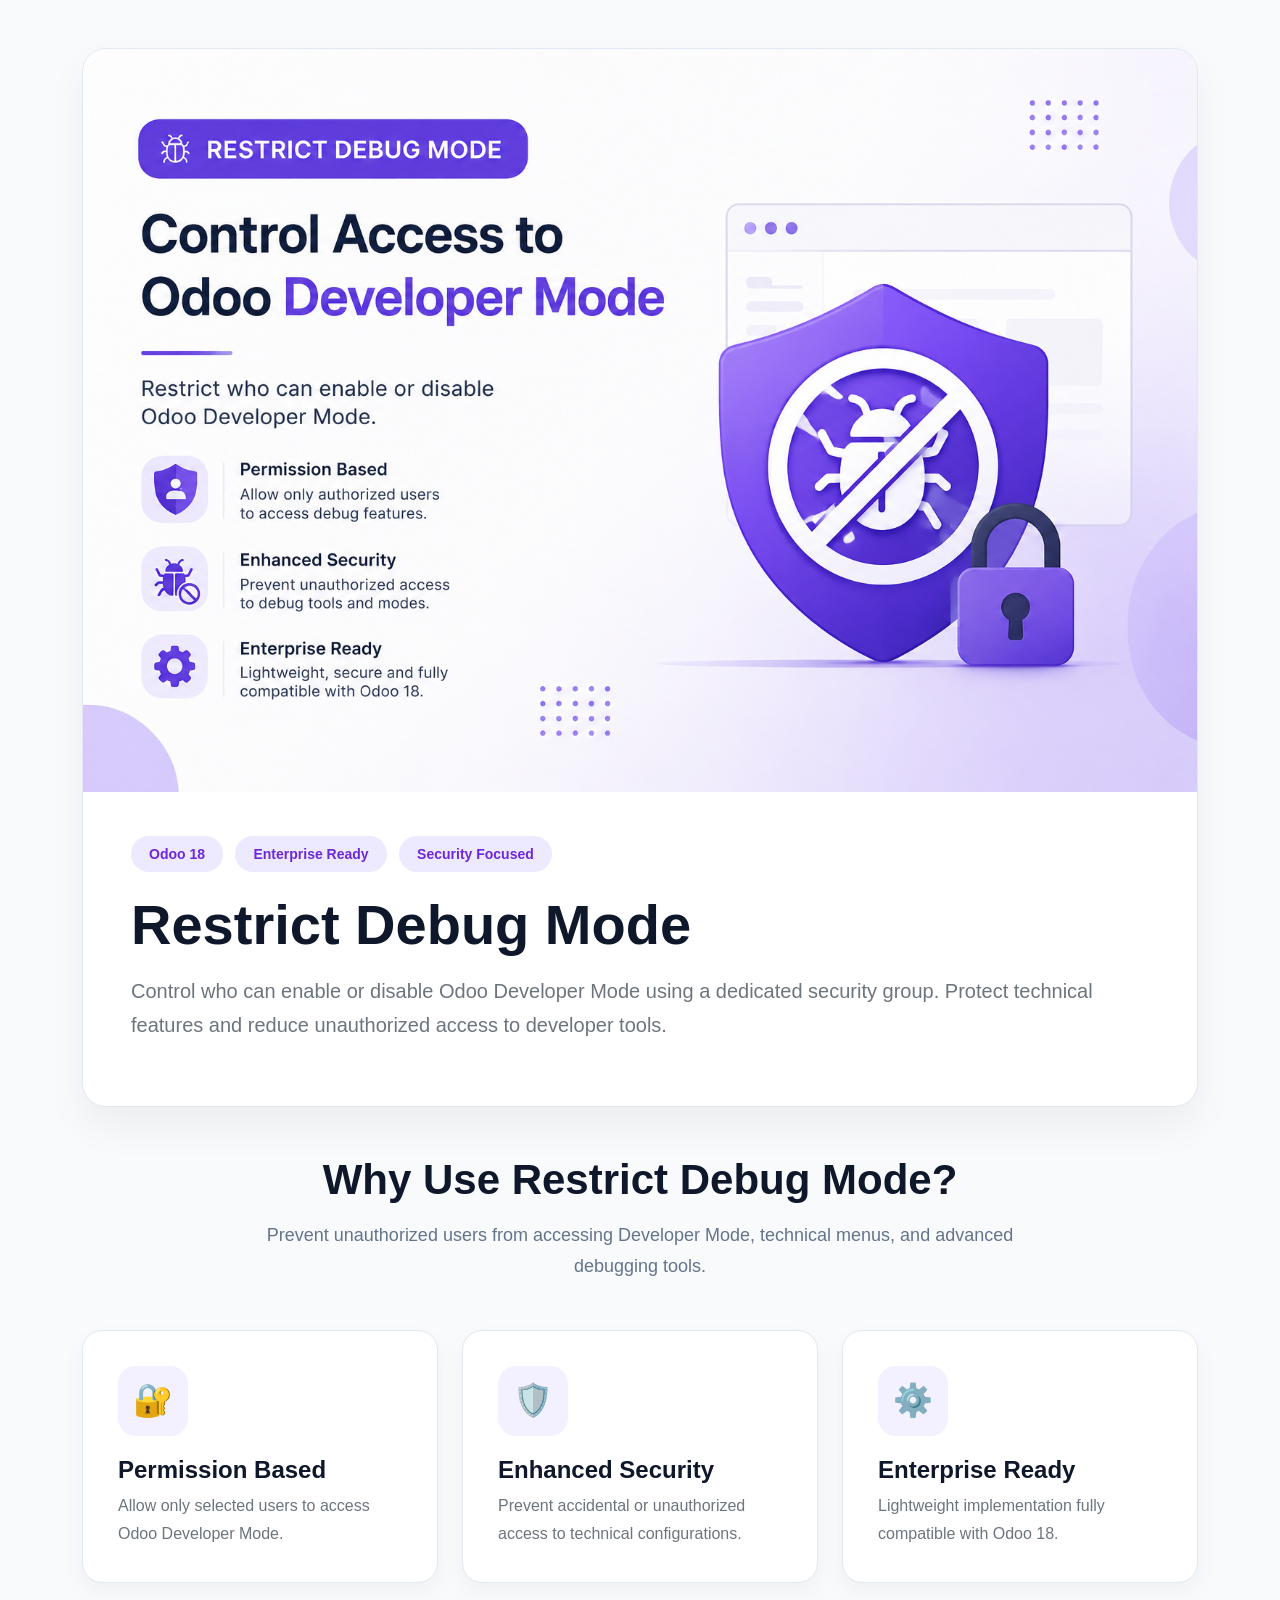
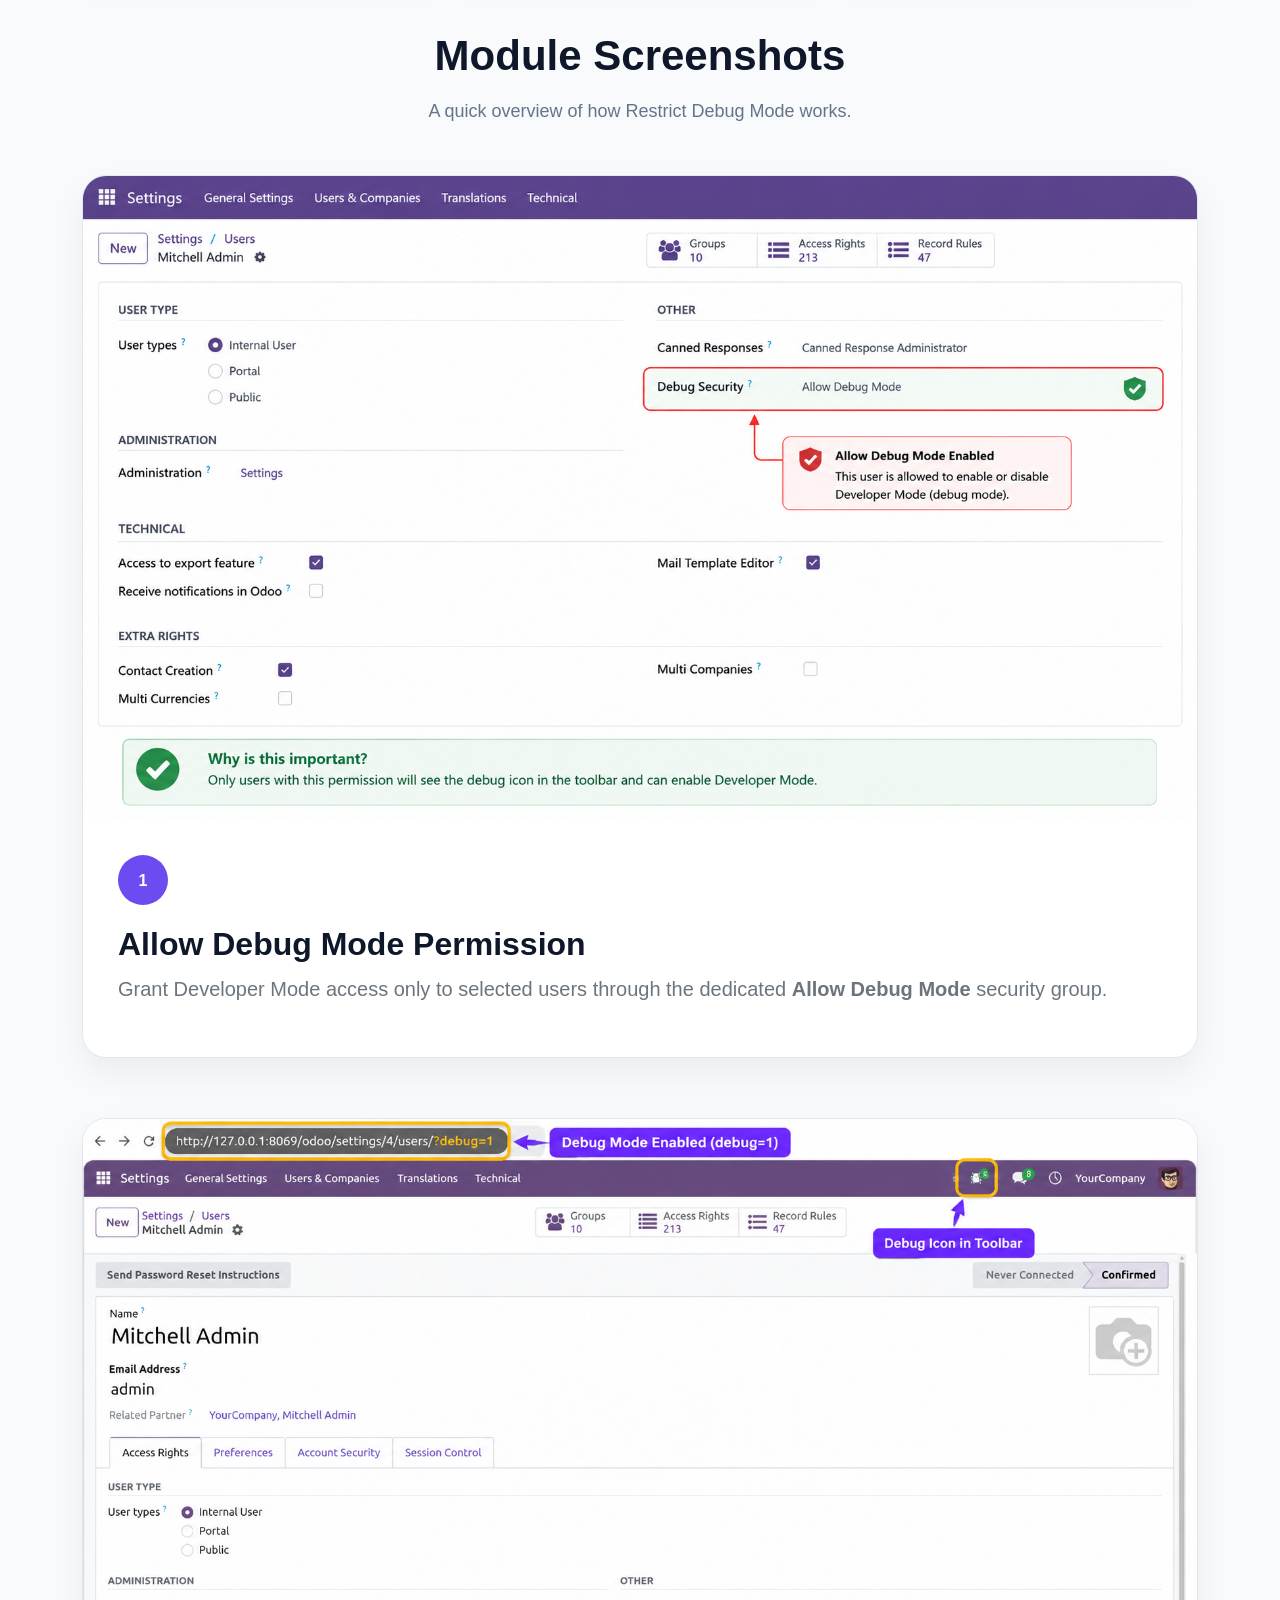
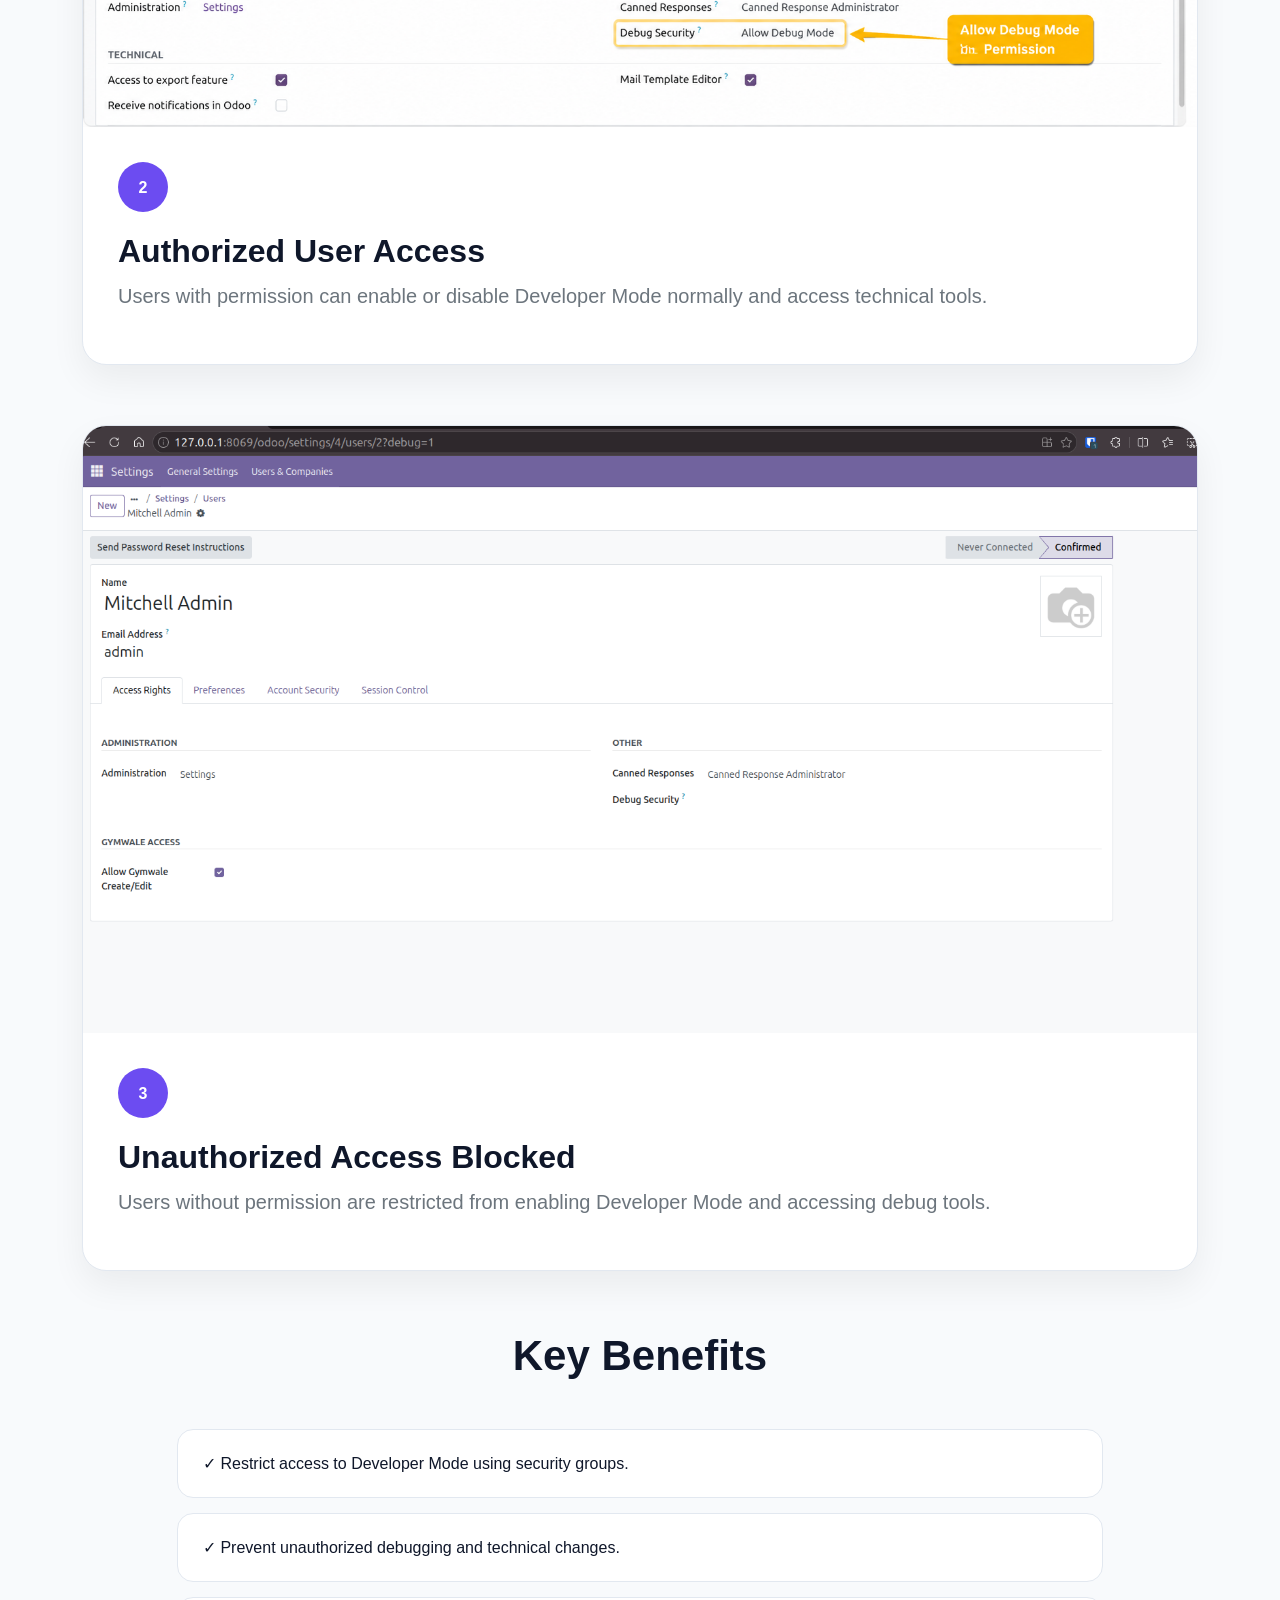
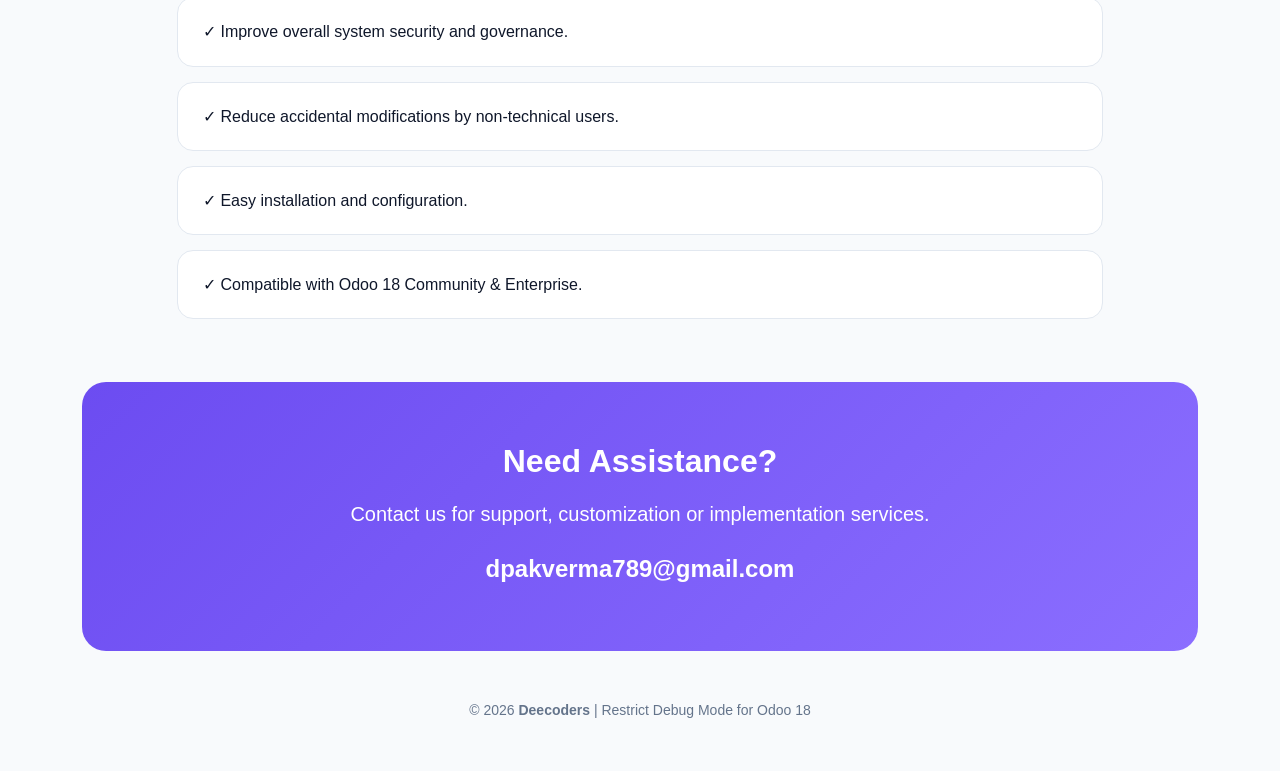
<file: debug_mode_security/static/description/index.html>
<!DOCTYPE html>
<html lang="en">
<head>
    <meta charset="UTF-8">
    <meta name="viewport" content="width=device-width, initial-scale=1.0">
    <title>Restrict Debug Mode</title>

    <link href="https://cdn.jsdelivr.net/npm/bootstrap@5.3.3/dist/css/bootstrap.min.css" rel="stylesheet">

    <style>

        body {
            font-family: Inter, Segoe UI, sans-serif;
            background: #f8fafc;
            color: #0f172a;
            line-height: 1.7;
        }

        .section-title {
            font-size: 42px;
            font-weight: 800;
            margin-bottom: 15px;
        }

        .section-subtitle {
            font-size: 18px;
            color: #64748b;
            max-width: 800px;
            margin: auto;
        }

        .hero {
            background: #ffffff;
            border-radius: 24px;
            overflow: hidden;
            border: 1px solid #e2e8f0;
            box-shadow: 0 20px 40px rgba(0, 0, 0, .05);
        }

        .badge-custom {
            background: #ede9fe;
            color: #6d28d9;
            padding: 10px 18px;
            border-radius: 50px;
            font-size: 14px;
            font-weight: 600;
            margin-right: 8px;
        }

        .feature-card {
            background: #fff;
            border-radius: 20px;
            padding: 35px;
            height: 100%;
            border: 1px solid #e2e8f0;
            box-shadow: 0 10px 25px rgba(0, 0, 0, .04);
            transition: .3s;
        }

        .feature-card:hover {
            transform: translateY(-5px);
        }

        .feature-icon {
            width: 70px;
            height: 70px;
            display: flex;
            align-items: center;
            justify-content: center;
            background: #f3f0ff;
            border-radius: 18px;
            font-size: 32px;
            margin-bottom: 20px;
        }

        .screenshot-block {
            background: #ffffff;
            border-radius: 24px;
            overflow: hidden;
            border: 1px solid #e2e8f0;
            box-shadow: 0 15px 35px rgba(0, 0, 0, .06);
            margin-bottom: 60px;
        }

        .screenshot-block img {
            width: 100%;
            display: block;
            transition: .4s;
        }

        .screenshot-block:hover img {
            transform: scale(1.01);
        }

        .screenshot-content {
            padding: 35px;
        }

        .screenshot-number {
            width: 50px;
            height: 50px;
            border-radius: 50%;
            background: #6c4cf1;
            color: #fff;
            display: flex;
            align-items: center;
            justify-content: center;
            font-weight: 700;
            margin-bottom: 20px;
        }

        .benefit-card {
            background: #fff;
            border-radius: 16px;
            padding: 20px 25px;
            margin-bottom: 15px;
            border: 1px solid #e2e8f0;
            font-weight: 500;
        }

        .support-box {
            background: linear-gradient(135deg, #6c4cf1, #8b6eff);
            color: white;
            padding: 60px;
            border-radius: 24px;
        }

        .support-box a {
            color: white;
            text-decoration: none;
            font-weight: 600;
        }

        .footer {
            color: #64748b;
            font-size: 14px;
        }

        .highlight {
            color: #6c4cf1;
        }

        @media (max-width: 768px) {

            .section-title {
                font-size: 32px;
            }

            .support-box {
                padding: 35px;
            }
        }
    </style>

</head>

<body>

<div class="container py-5">

    <!-- HERO -->

    <section class="hero mb-5">

        <img src="banner.png"
             class="img-fluid w-100"
             alt="Restrict Debug Mode Banner">

        <div class="p-5">

            <span class="badge-custom">Odoo 18</span>
            <span class="badge-custom">Enterprise Ready</span>
            <span class="badge-custom">Security Focused</span>

            <h1 class="display-4 fw-bold mt-4">
                Restrict Debug Mode
            </h1>

            <p class="lead text-secondary mt-3">
                Control who can enable or disable Odoo Developer Mode
                using a dedicated security group. Protect technical
                features and reduce unauthorized access to developer tools.
            </p>

        </div>

    </section>

    <!-- FEATURES -->

    <section class="mb-5">

        <div class="text-center mb-5">

            <h2 class="section-title">
                Why Use Restrict Debug Mode?
            </h2>

            <p class="section-subtitle">
                Prevent unauthorized users from accessing Developer Mode,
                technical menus, and advanced debugging tools.
            </p>

        </div>

        <div class="row g-4">

            <div class="col-lg-4">

                <div class="feature-card">

                    <div class="feature-icon">
                        🔐
                    </div>

                    <h4 class="fw-bold">
                        Permission Based
                    </h4>

                    <p class="text-secondary mb-0">
                        Allow only selected users to access
                        Odoo Developer Mode.
                    </p>

                </div>

            </div>

            <div class="col-lg-4">

                <div class="feature-card">

                    <div class="feature-icon">
                        🛡️
                    </div>

                    <h4 class="fw-bold">
                        Enhanced Security
                    </h4>

                    <p class="text-secondary mb-0">
                        Prevent accidental or unauthorized
                        access to technical configurations.
                    </p>

                </div>

            </div>

            <div class="col-lg-4">

                <div class="feature-card">

                    <div class="feature-icon">
                        ⚙️
                    </div>

                    <h4 class="fw-bold">
                        Enterprise Ready
                    </h4>

                    <p class="text-secondary mb-0">
                        Lightweight implementation fully
                        compatible with Odoo 18.
                    </p>

                </div>

            </div>

        </div>

    </section>

    <!-- SCREENSHOTS -->

    <section class="mb-5">

        <div class="text-center mb-5">

            <h2 class="section-title">
                Module Screenshots
            </h2>

            <p class="section-subtitle">
                A quick overview of how Restrict Debug Mode works.
            </p>

        </div>

        <!-- Screenshot 1 -->

        <div class="screenshot-block">

            <img src="screenshot1.png"
                 class="img-fluid w-100"
                 alt="Allow Debug Mode Permission">

            <div class="screenshot-content">

                <div class="screenshot-number">
                    1
                </div>

                <h2 class="fw-bold">
                    Allow Debug Mode Permission
                </h2>

                <p class="text-secondary fs-5">
                    Grant Developer Mode access only to selected users
                    through the dedicated <strong>Allow Debug Mode</strong>
                    security group.
                </p>

            </div>

        </div>

        <!-- Screenshot 2 -->

        <div class="screenshot-block">

            <img src="screenshot2.png"
                 class="img-fluid w-100"
                 alt="Debug Access Granted">

            <div class="screenshot-content">

                <div class="screenshot-number">
                    2
                </div>

                <h2 class="fw-bold">
                    Authorized User Access
                </h2>

                <p class="text-secondary fs-5">
                    Users with permission can enable or disable
                    Developer Mode normally and access technical tools.
                </p>

            </div>

        </div>

        <!-- Screenshot 3 -->

        <div class="screenshot-block">

            <img src="screenshot3.png"
                 class="img-fluid w-100"
                 alt="Debug Access Restricted">

            <div class="screenshot-content">

                <div class="screenshot-number">
                    3
                </div>

                <h2 class="fw-bold">
                    Unauthorized Access Blocked
                </h2>

                <p class="text-secondary fs-5">
                    Users without permission are restricted from
                    enabling Developer Mode and accessing debug tools.
                </p>

            </div>

        </div>

    </section>

    <!-- BENEFITS -->

    <section class="mb-5">

        <div class="text-center mb-5">

            <h2 class="section-title">
                Key Benefits
            </h2>

        </div>

        <div class="row">

            <div class="col-lg-10 mx-auto">

                <div class="benefit-card">
                    ✓ Restrict access to Developer Mode using security groups.
                </div>

                <div class="benefit-card">
                    ✓ Prevent unauthorized debugging and technical changes.
                </div>

                <div class="benefit-card">
                    ✓ Improve overall system security and governance.
                </div>

                <div class="benefit-card">
                    ✓ Reduce accidental modifications by non-technical users.
                </div>

                <div class="benefit-card">
                    ✓ Easy installation and configuration.
                </div>

                <div class="benefit-card">
                    ✓ Compatible with Odoo 18 Community & Enterprise.
                </div>

            </div>

        </div>

    </section>

    <!-- SUPPORT -->

    <section class="support-box text-center">

        <h2 class="fw-bold mb-3">
            Need Assistance?
        </h2>

        <p class="mb-4 fs-5">
            Contact us for support, customization or implementation services.
        </p>

        <h4>
            <a href="mailto:dpakverma789@gmail.com">
                dpakverma789@gmail.com
            </a>
        </h4>

    </section>

    <div class="text-center mt-5 footer">
        © 2026 <strong>Deecoders</strong> |
        Restrict Debug Mode for Odoo 18
    </div>

</div>

</body>
</html>
</file>
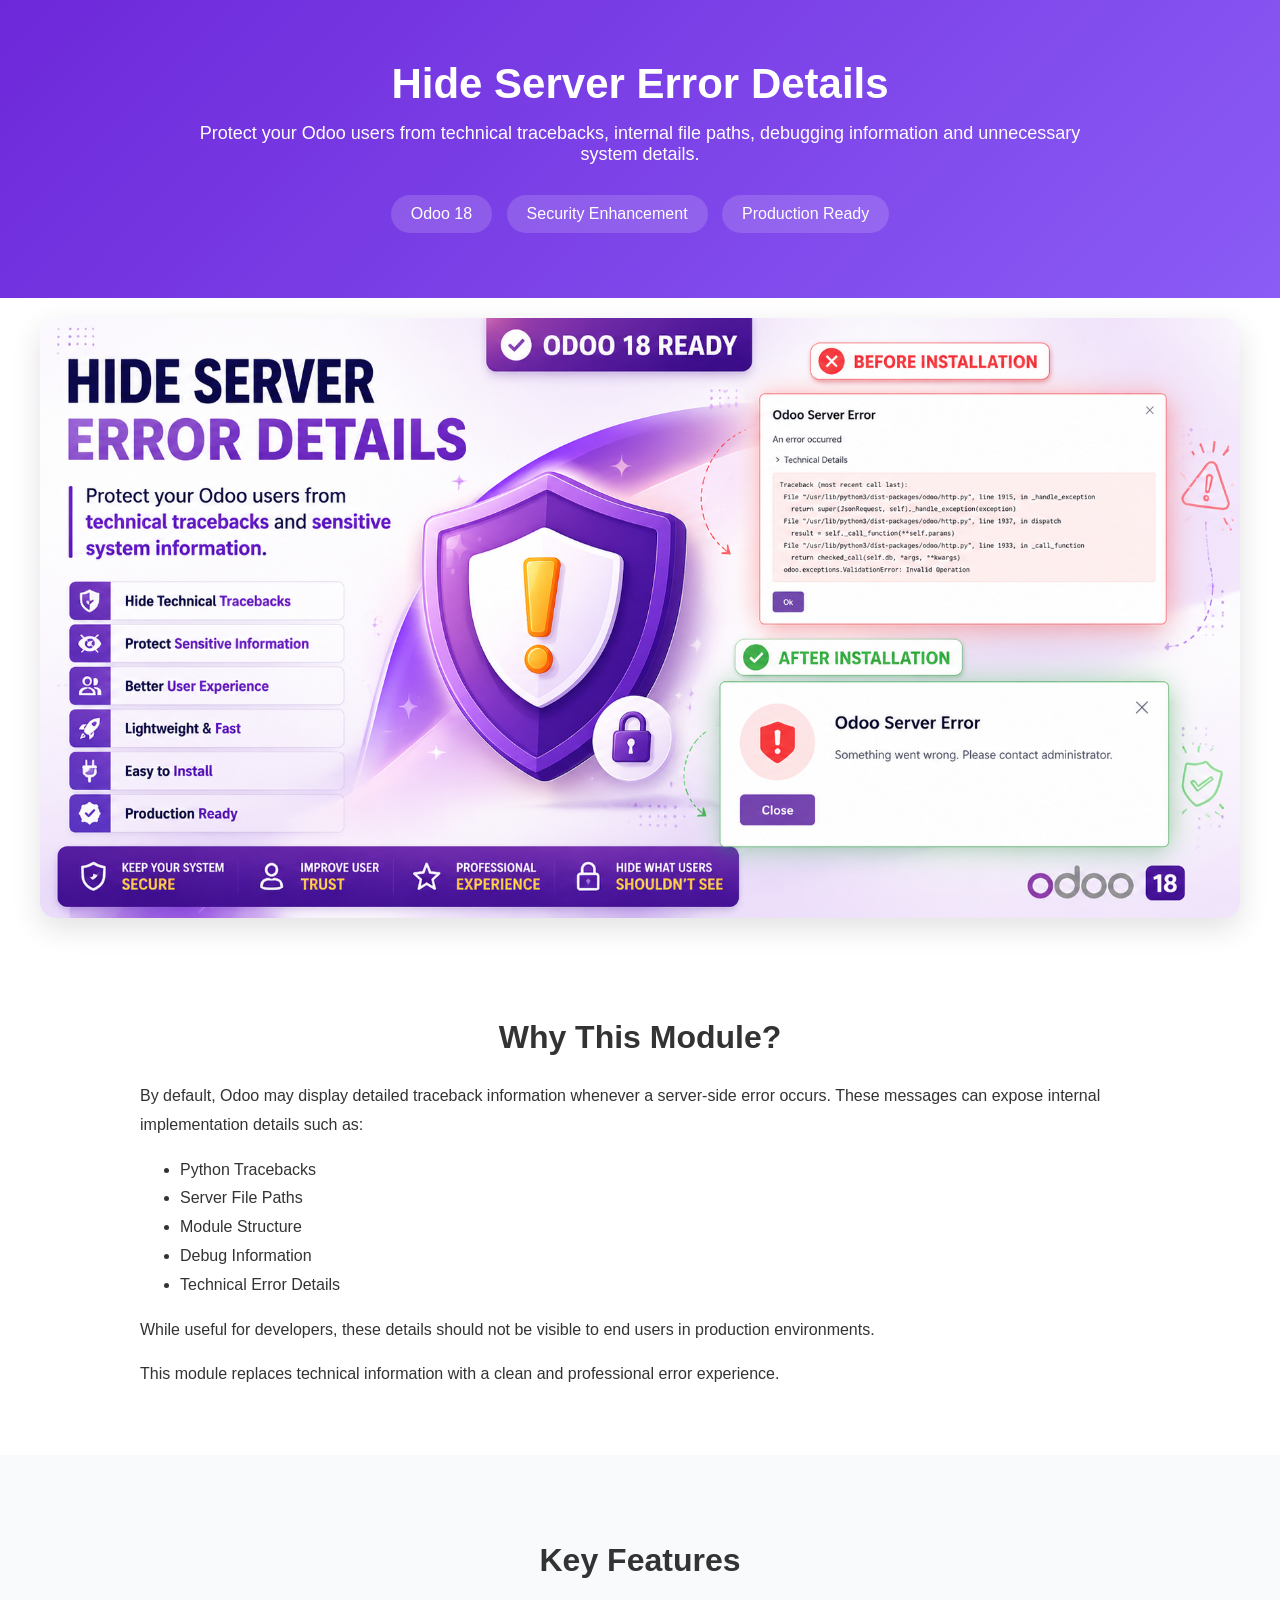
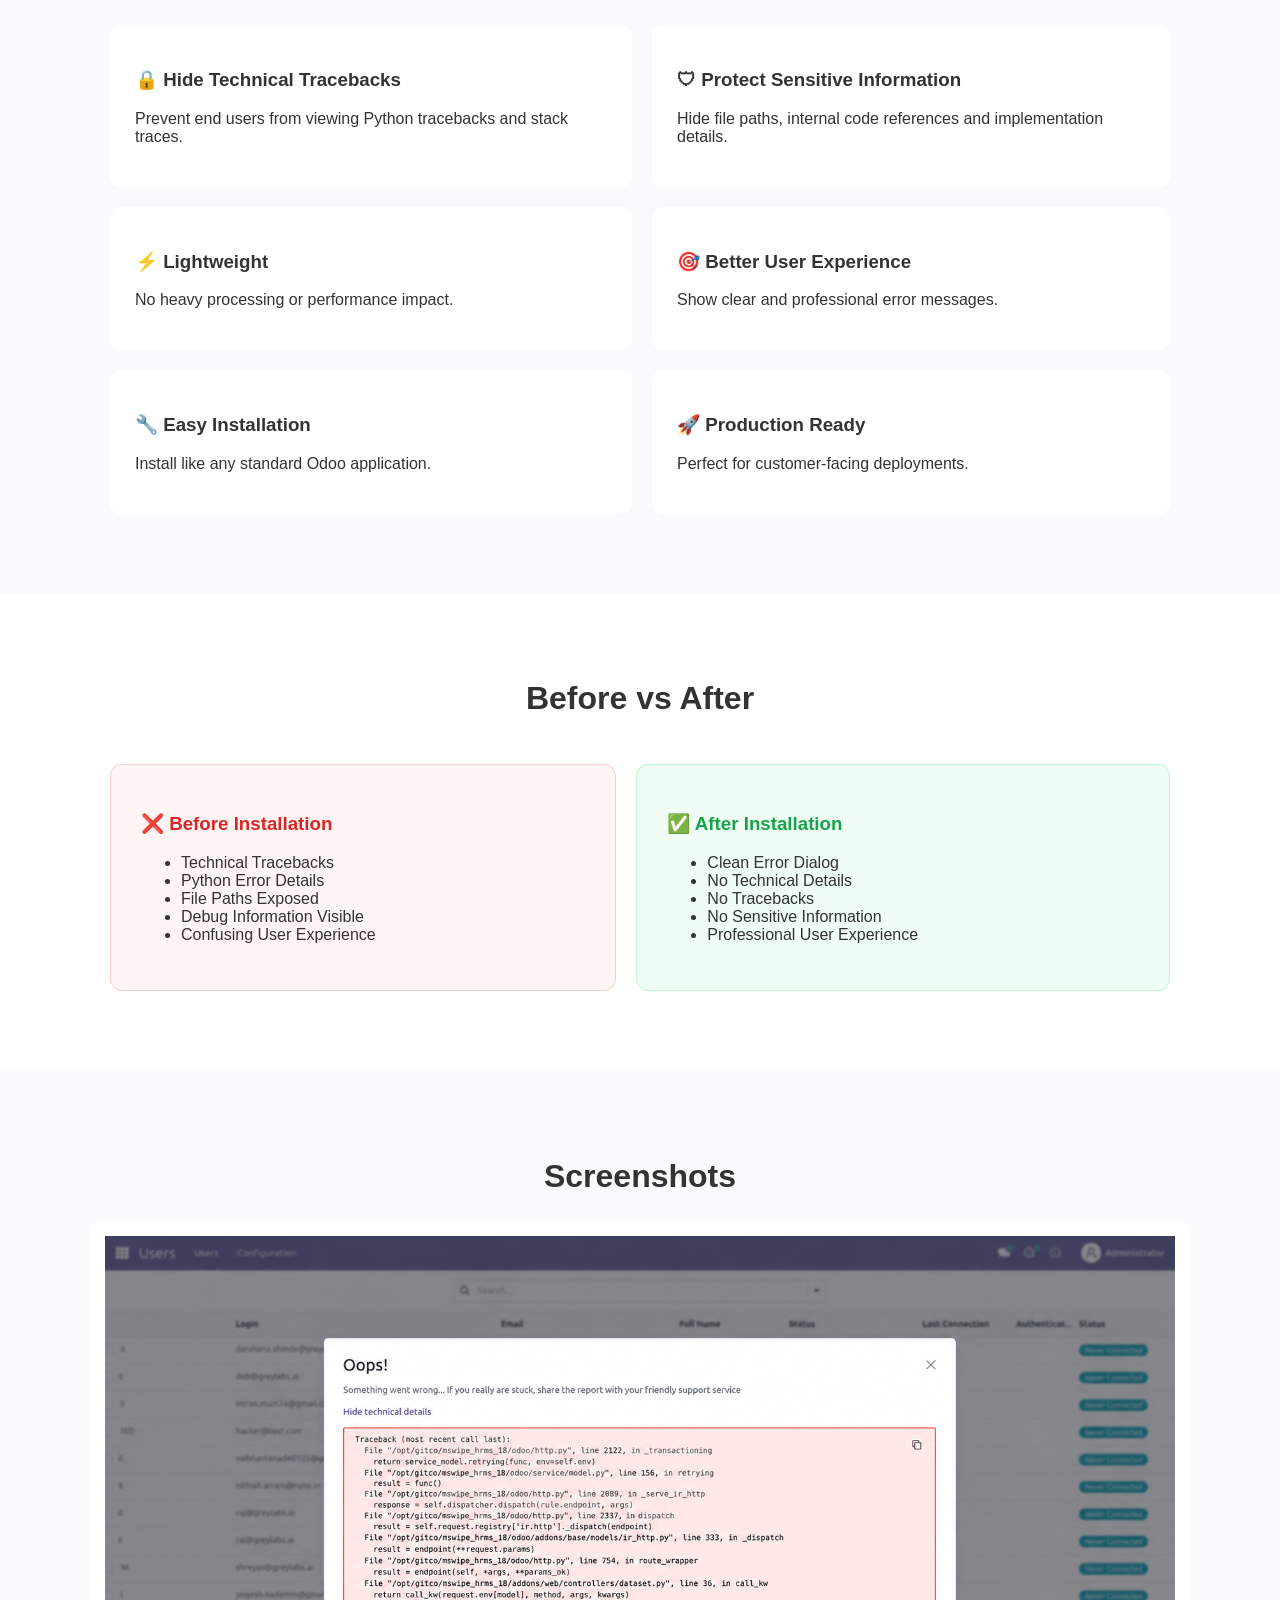
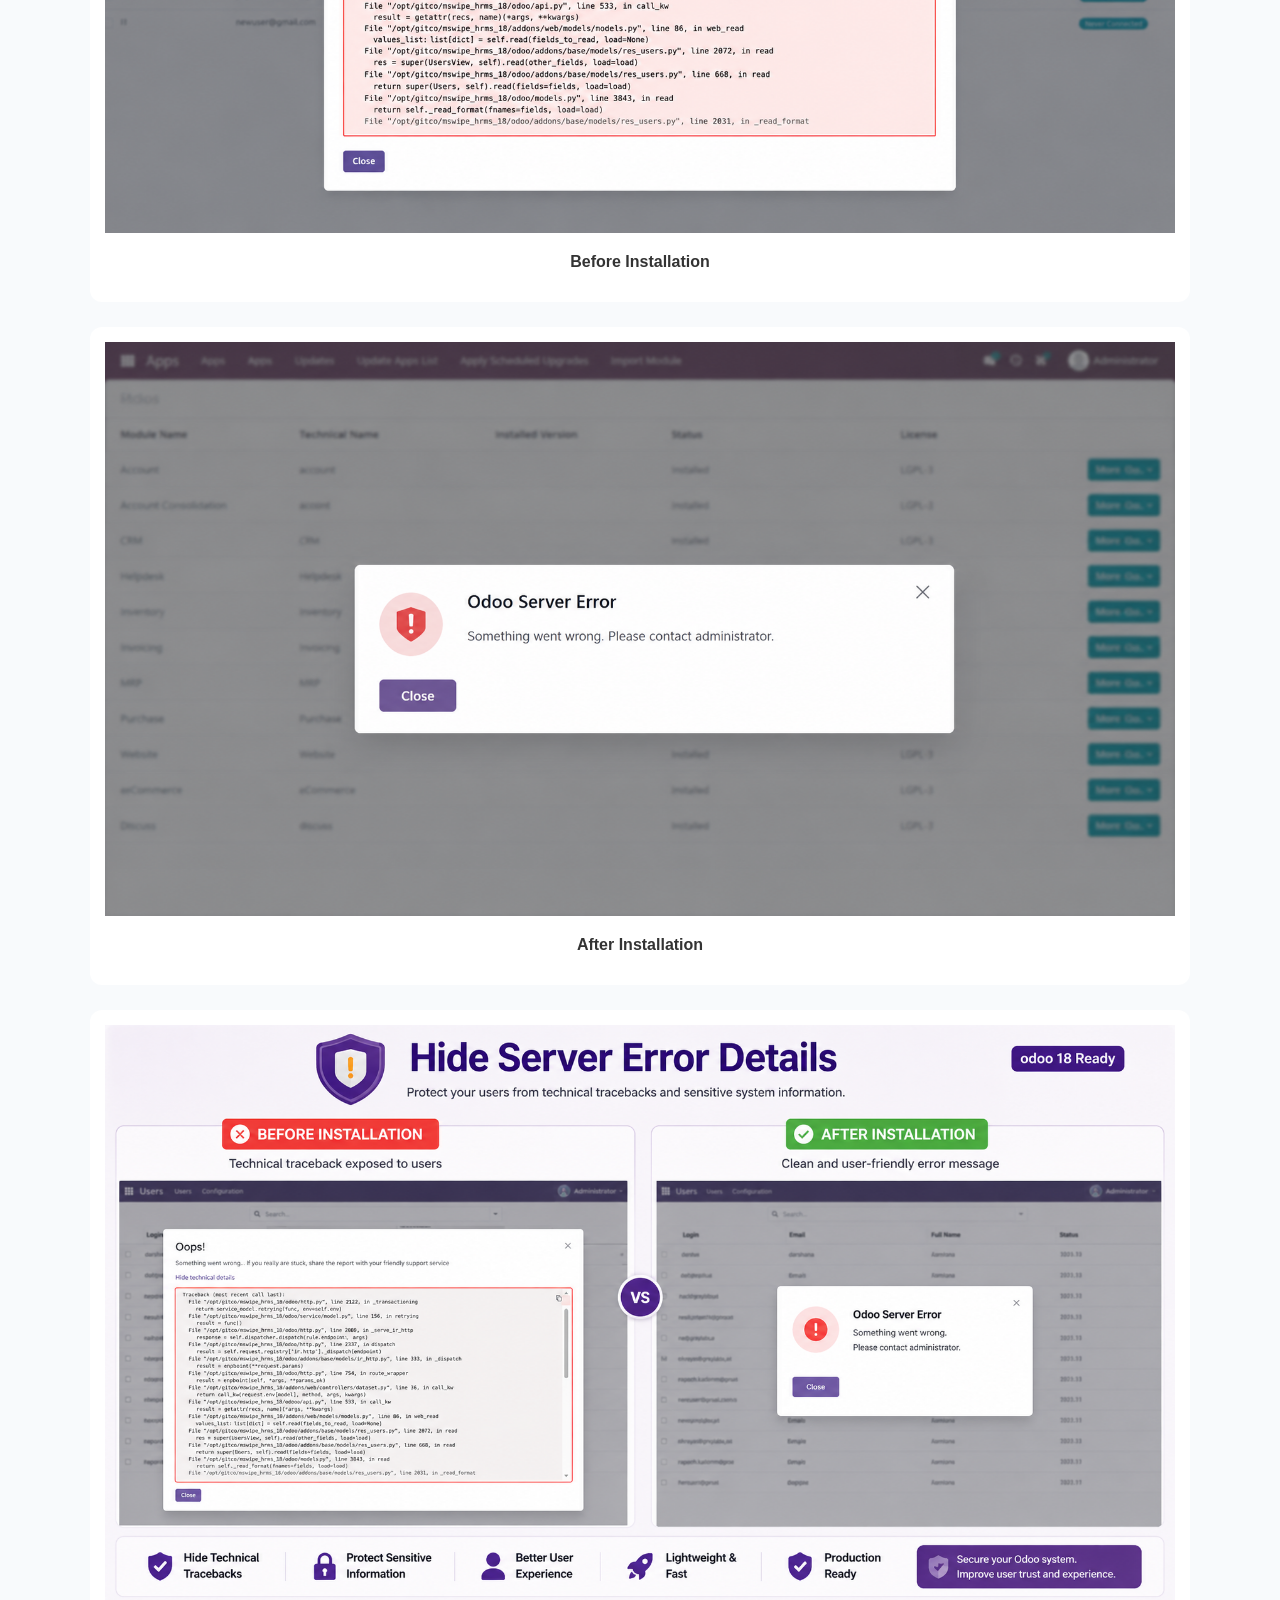
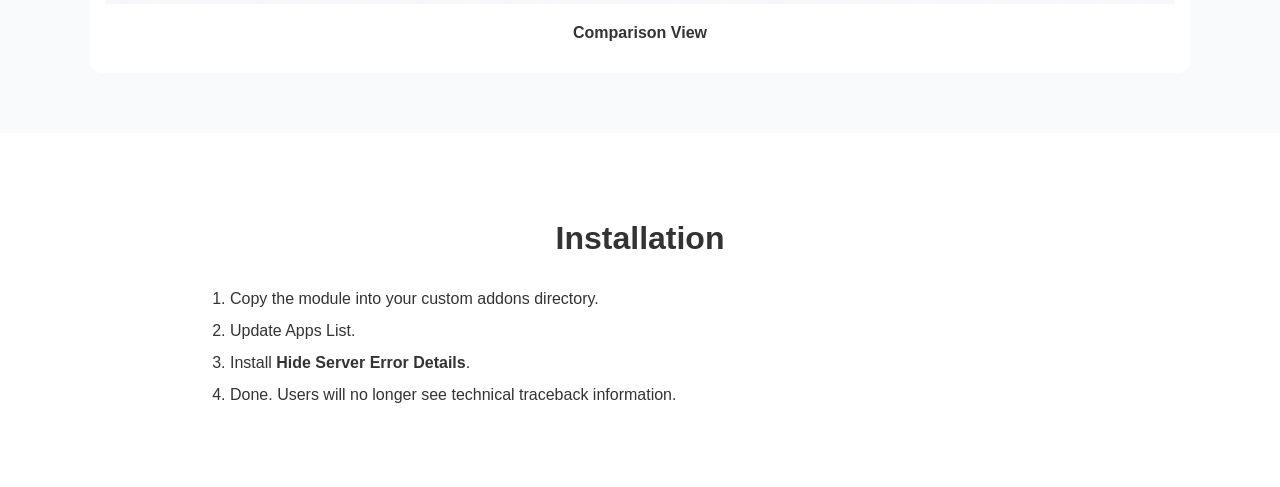
<file: hide_server_traceback/static/description/index.html>
<!DOCTYPE html>

<html lang="en">
<head>
    <meta charset="UTF-8">
    <title>Hide Server Error Details</title>
</head>

<body style="margin:0;padding:0;font-family:Arial,Helvetica,sans-serif;background:#f4f6f9;color:#333;">

<!-- HERO -->

<div style="background:linear-gradient(135deg,#6d28d9,#8b5cf6);padding:60px 30px;text-align:center;color:white;">
    <h1 style="margin:0;font-size:42px;">
        Hide Server Error Details
    </h1>

    <p style="font-size:18px;margin-top:15px;max-width:900px;margin-left:auto;margin-right:auto;">
        Protect your Odoo users from technical tracebacks, internal file paths,
        debugging information and unnecessary system details.
    </p>

    <div style="margin-top:25px;">
    <span style="background:rgba(255,255,255,.15);padding:10px 20px;border-radius:30px;margin:5px;display:inline-block;">
        Odoo 18
    </span>

        <span style="background:rgba(255,255,255,.15);padding:10px 20px;border-radius:30px;margin:5px;display:inline-block;">
        Security Enhancement
    </span>

        <span style="background:rgba(255,255,255,.15);padding:10px 20px;border-radius:30px;margin:5px;display:inline-block;">
        Production Ready
    </span>
    </div>

</div>

</div>

<!-- BANNER IMAGE -->

<div style="background:white;padding:20px;">
    <div style="max-width:1200px;margin:auto;">
        <img src="banner.png"
             alt="Hide Server Error Details"
             style="width:100%;
                    border-radius:16px;
                    box-shadow:0 10px 30px rgba(0,0,0,.12);">
    </div>
</div>

<!-- ABOUT -->

<!-- ABOUT -->

<div style="padding:50px 40px;background:white;">

    <h2 style="text-align:center;font-size:32px;">
        Why This Module?
    </h2>

    <div style="max-width:1000px;margin:auto;line-height:1.8;font-size:16px;">

        <p>
            By default, Odoo may display detailed traceback information whenever a server-side error occurs.
            These messages can expose internal implementation details such as:
        </p>

        <ul>
            <li>Python Tracebacks</li>
            <li>Server File Paths</li>
            <li>Module Structure</li>
            <li>Debug Information</li>
            <li>Technical Error Details</li>
        </ul>

        <p>
            While useful for developers, these details should not be visible to end users in production environments.
        </p>

        <p>
            This module replaces technical information with a clean and professional error experience.
        </p>

    </div>

</div>

<!-- FEATURES -->

<div style="padding:60px 40px;background:#f8fafc;">

    <h2 style="text-align:center;font-size:32px;">
        Key Features
    </h2>

    <table width="100%" cellspacing="20" style="max-width:1100px;margin:auto;">

        <tr>

            <td style="background:white;padding:25px;border-radius:12px;">
                <h3>🔒 Hide Technical Tracebacks</h3>
                <p>
                    Prevent end users from viewing Python tracebacks and stack traces.
                </p>
            </td>

            <td style="background:white;padding:25px;border-radius:12px;">
                <h3>🛡 Protect Sensitive Information</h3>
                <p>
                    Hide file paths, internal code references and implementation details.
                </p>
            </td>

        </tr>

        <tr>

            <td style="background:white;padding:25px;border-radius:12px;">
                <h3>⚡ Lightweight</h3>
                <p>
                    No heavy processing or performance impact.
                </p>
            </td>

            <td style="background:white;padding:25px;border-radius:12px;">
                <h3>🎯 Better User Experience</h3>
                <p>
                    Show clear and professional error messages.
                </p>
            </td>

        </tr>

        <tr>

            <td style="background:white;padding:25px;border-radius:12px;">
                <h3>🔧 Easy Installation</h3>
                <p>
                    Install like any standard Odoo application.
                </p>
            </td>

            <td style="background:white;padding:25px;border-radius:12px;">
                <h3>🚀 Production Ready</h3>
                <p>
                    Perfect for customer-facing deployments.
                </p>
            </td>

        </tr>

    </table>

</div>

<!-- COMPARISON -->

<div style="padding:60px 40px;background:white;">

    <h2 style="text-align:center;font-size:32px;">
        Before vs After
    </h2>

    <table width="100%" cellspacing="20" style="max-width:1100px;margin:auto;">

        <tr>

            <td style="background:#fff5f5;padding:30px;border:1px solid #fecaca;border-radius:12px;vertical-align:top;">
                <h3 style="color:#dc2626;">❌ Before Installation</h3>

                <ul>
                    <li>Technical Tracebacks</li>
                    <li>Python Error Details</li>
                    <li>File Paths Exposed</li>
                    <li>Debug Information Visible</li>
                    <li>Confusing User Experience</li>
                </ul>

            </td>

            <td style="background:#f0fdf4;padding:30px;border:1px solid #bbf7d0;border-radius:12px;vertical-align:top;">
                <h3 style="color:#16a34a;">✅ After Installation</h3>

                <ul>
                    <li>Clean Error Dialog</li>
                    <li>No Technical Details</li>
                    <li>No Tracebacks</li>
                    <li>No Sensitive Information</li>
                    <li>Professional User Experience</li>
                </ul>

            </td>

        </tr>

    </table>

</div>

<!-- SCREENSHOTS -->

<div style="padding:60px 40px;background:#f8fafc;">

    <h2 style="text-align:center;font-size:32px;">
        Screenshots
    </h2>

    <div style="max-width:1100px;margin:auto;">

        <div style="background:white;padding:15px;border-radius:12px;margin-bottom:25px;">
            <img src="before_installation.png" width="100%">
            <p align="center"><b>Before Installation</b></p>
        </div>

        <div style="background:white;padding:15px;border-radius:12px;margin-bottom:25px;">
            <img src="after_installation.png" width="100%">
            <p align="center"><b>After Installation</b></p>
        </div>

        <div style="background:white;padding:15px;border-radius:12px;">
            <img src="comparison.png" width="100%">
            <p align="center"><b>Comparison View</b></p>
        </div>

    </div>

</div>

<!-- INSTALLATION -->

<div style="padding:60px 40px;background:white;">

    <h2 style="text-align:center;font-size:32px;">
        Installation
    </h2>

    <div style="max-width:900px;margin:auto;">

        <ol style="line-height:2;">
            <li>Copy the module into your custom addons directory.</li>
            <li>Update Apps List.</li>
            <li>Install <b>Hide Server Error Details</b>.</li>
            <li>Done. Users will no longer see technical traceback information.</li>
        </ol>

    </div>

</div>

<!-- COMPATIBILITY -->

<!--<div style="padding:50px;background:#111827;color:white;text-align:center;">-->

<!--    <h2>Compatibility</h2>-->

<!--    <p>-->
<!--        ✔ Odoo 18 Community Edition-->
<!--    </p>-->

<!--    <p>-->
<!--        ✔ Odoo 18 Enterprise Edition-->
<!--    </p>-->

<!--</div>-->

<!-- SUPPORT -->

<!--<div style="padding:50px;background:#1f2937;color:white;text-align:center;">-->

<!--    <h2>Support</h2>-->

<!--    <p>-->
<!--        For installation assistance, customization requests or support,-->
<!--        please contact us through the Odoo Apps messaging system.-->
<!--    </p>-->

<!--</div>-->

</body>
</html>
</file>
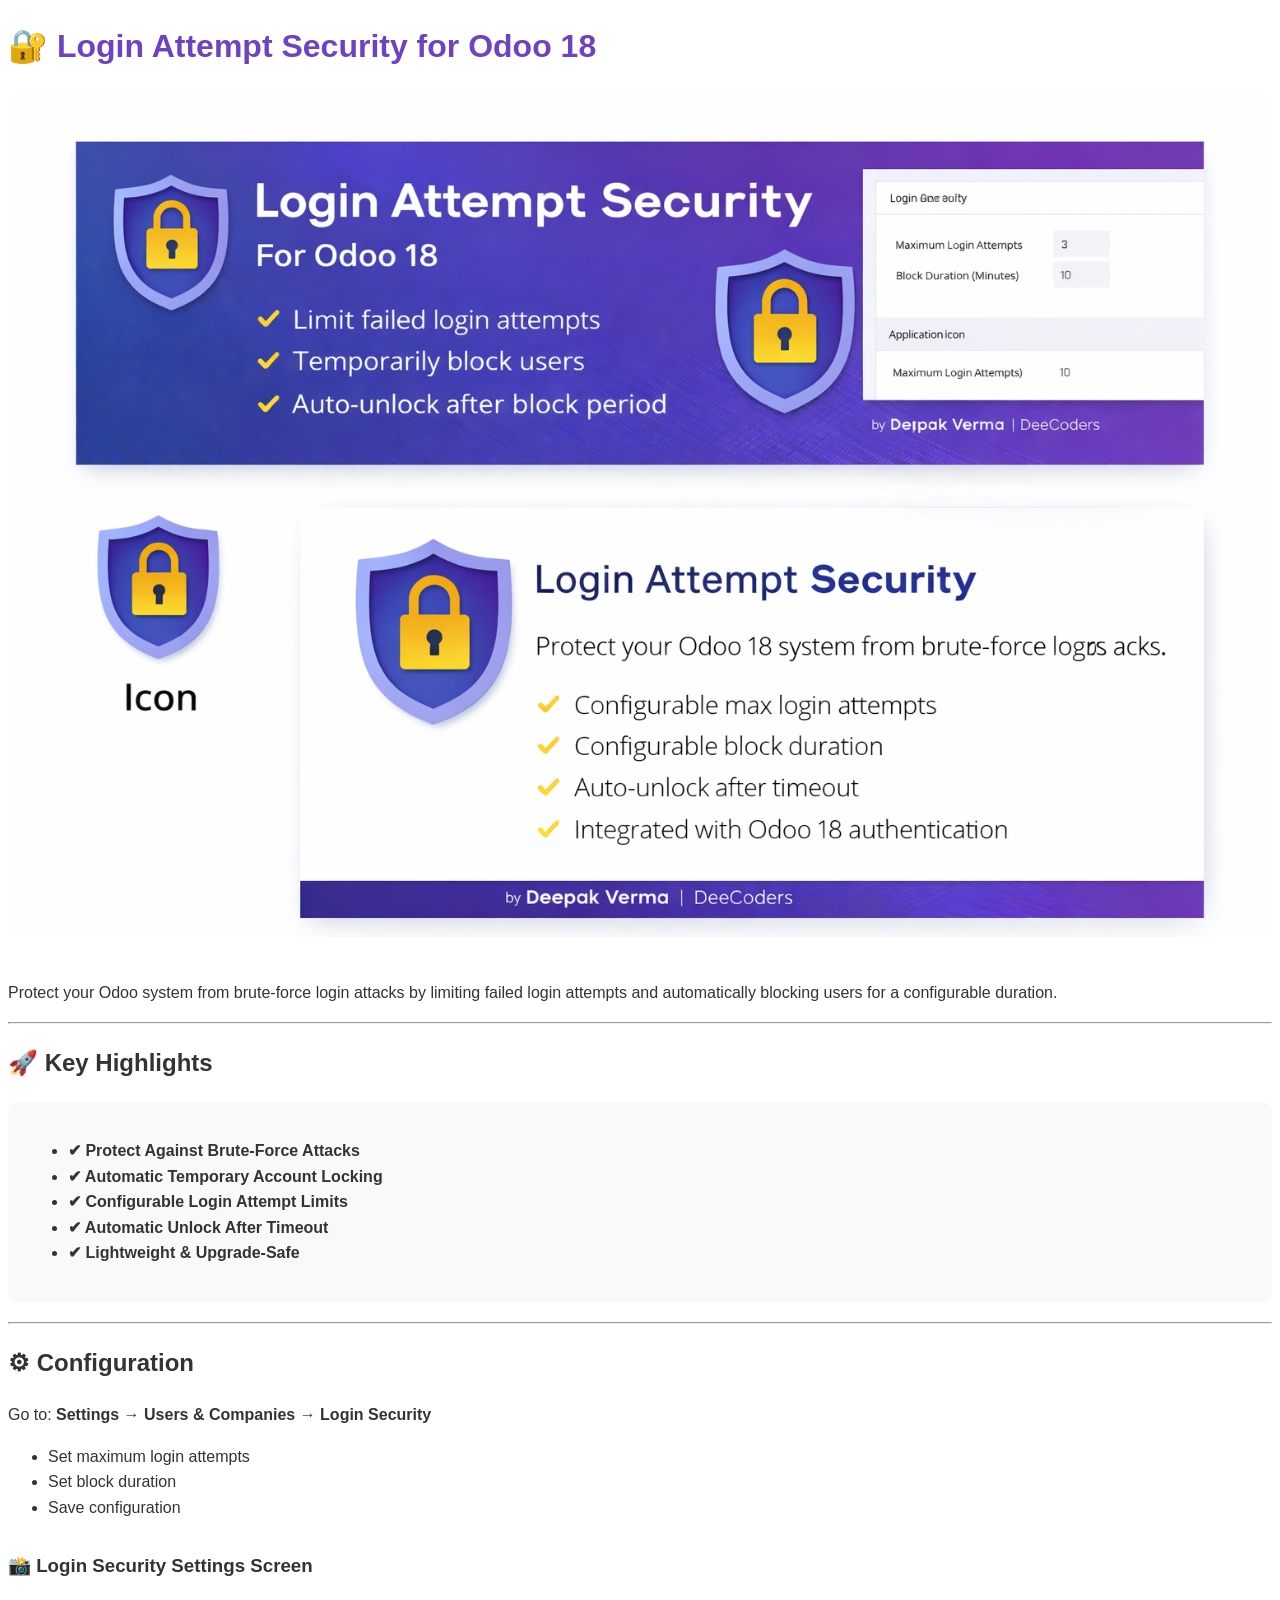
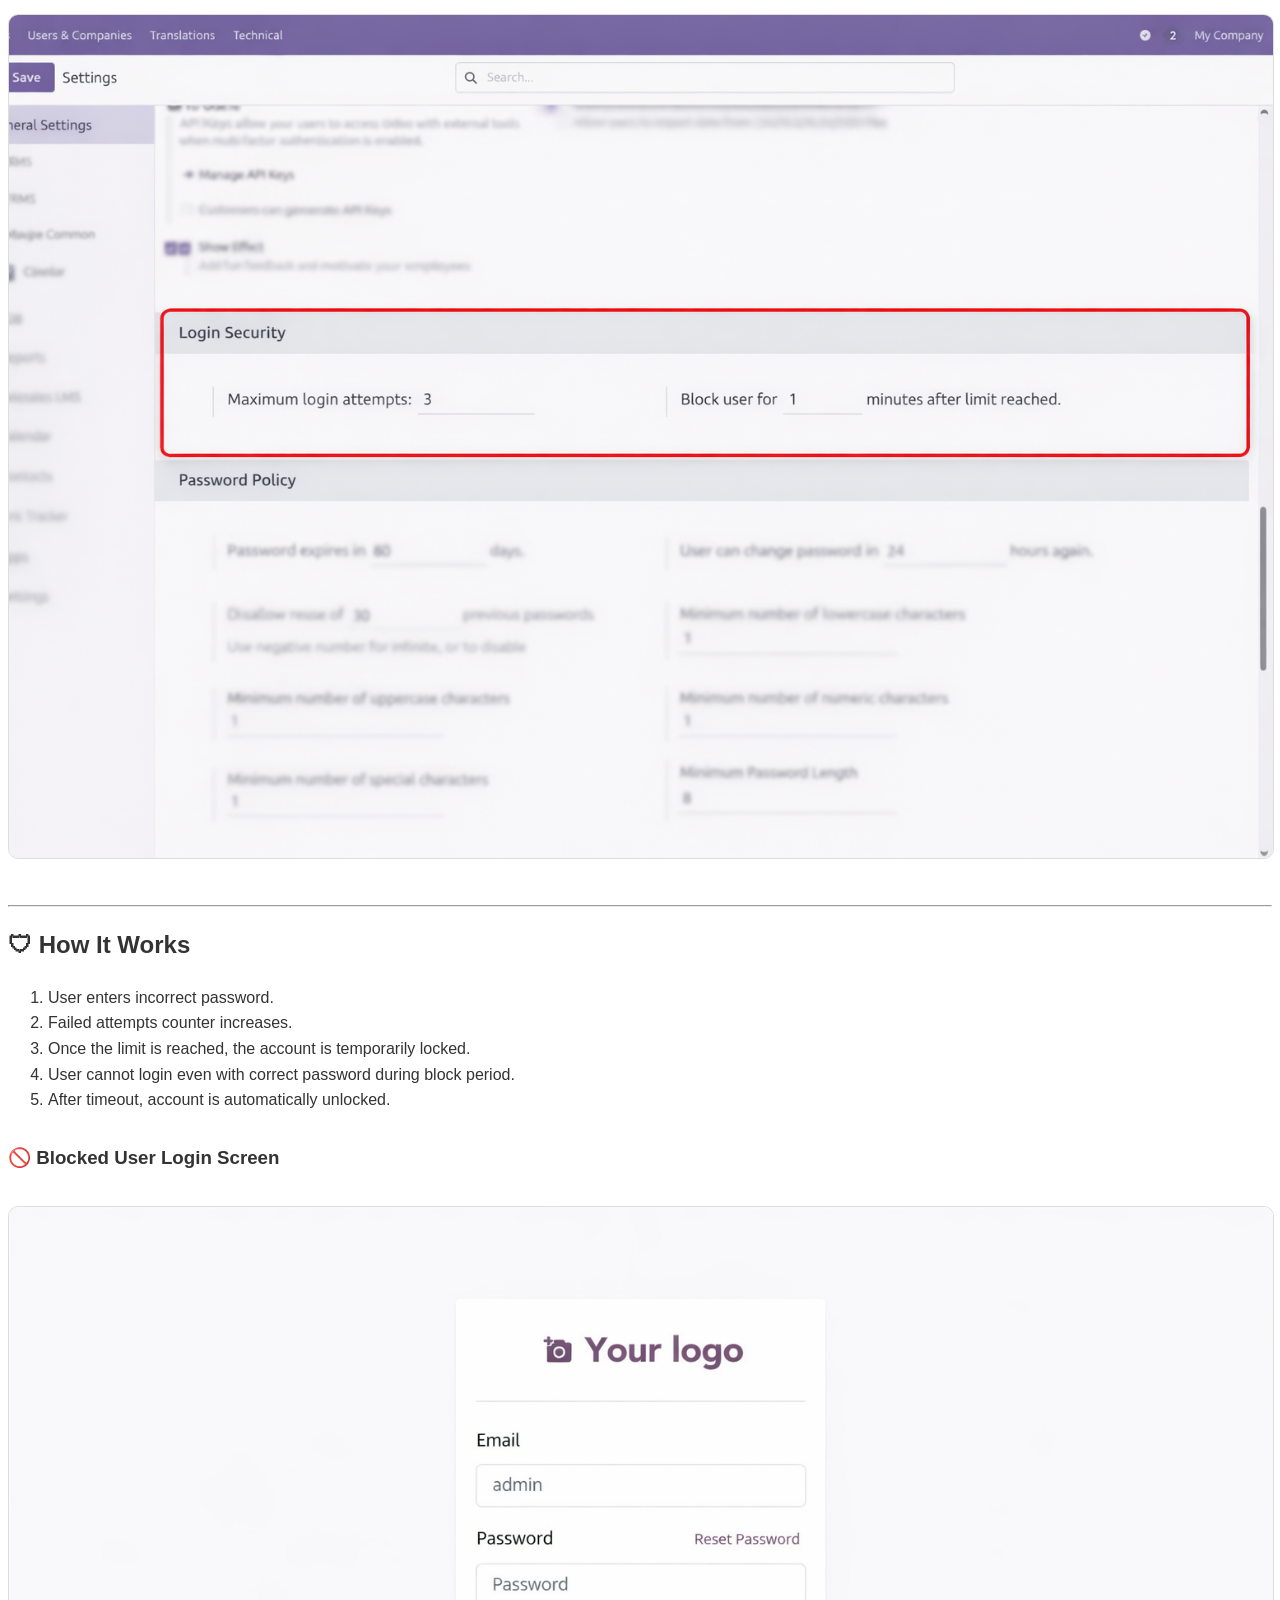
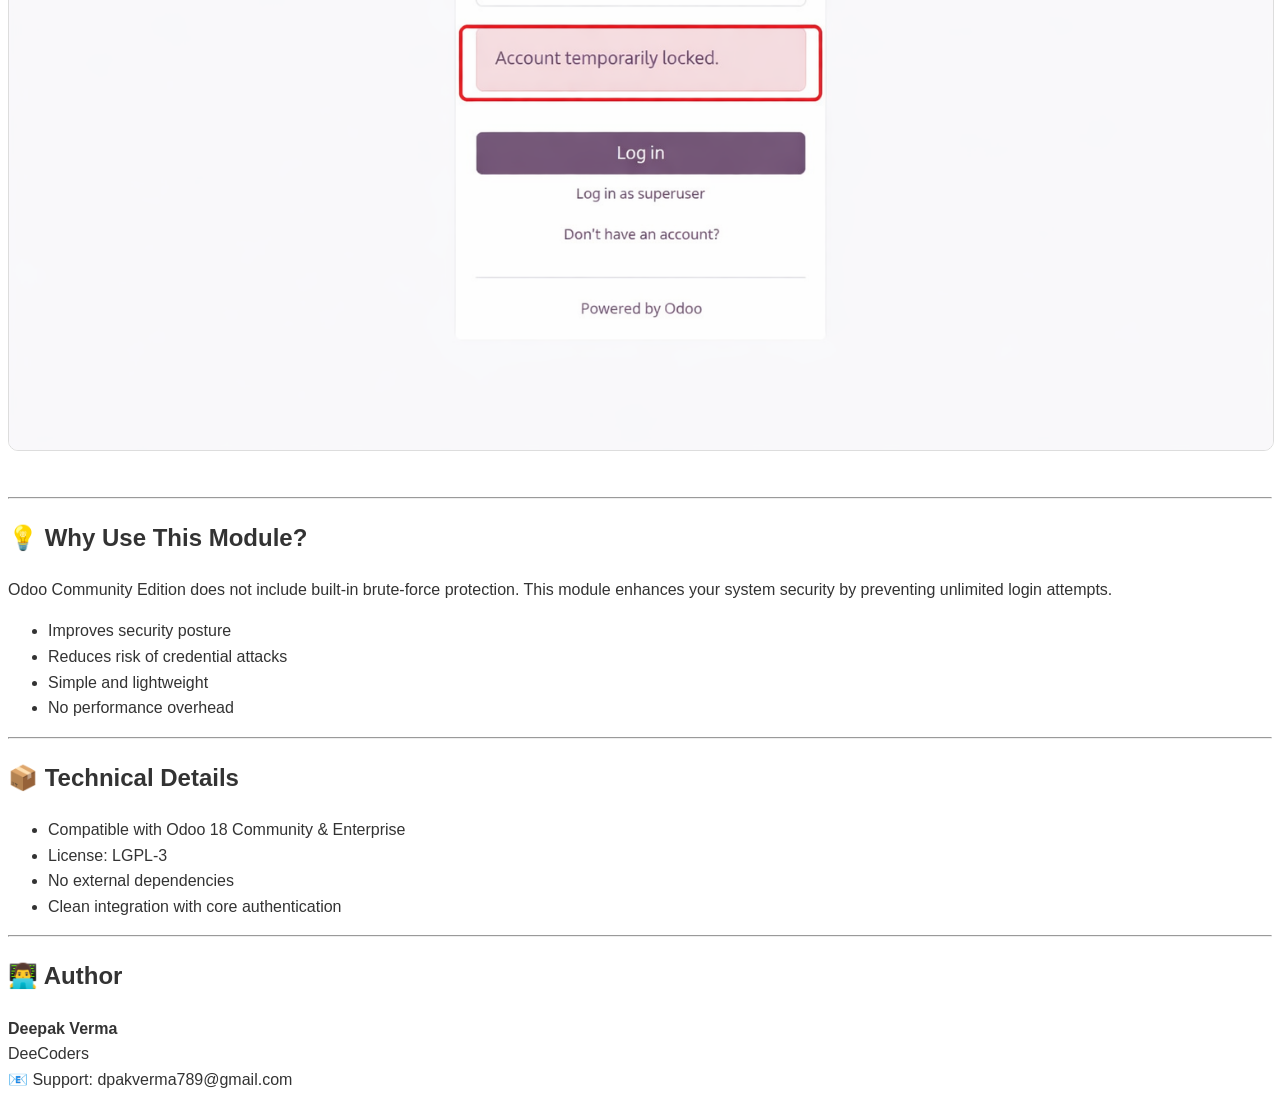
<file: login_attempt_security/static/description/index.html>
<!DOCTYPE html>
<html>
<head>
    <meta charset="UTF-8">
    <title>Login Attempt Security - Odoo 18</title>
</head>
<body style="font-family: Arial, sans-serif; line-height: 1.6; color: #333;">

<h1 style="color:#6f42c1;">🔐 Login Attempt Security for Odoo 18</h1>

<img src="banner.png" style="width:100%; margin-bottom:20px; border-radius:8px;"/>

<p>
    Protect your Odoo system from brute-force login attacks by limiting failed login attempts
    and automatically blocking users for a configurable duration.
</p>

<hr/>

<h2>🚀 Key Highlights</h2>

<div style="background:#f8f9fa; padding:20px; border-radius:10px; margin-bottom:20px;">
    <ul style="font-size:16px;">
        <li><strong>✔ Protect Against Brute-Force Attacks</strong></li>
        <li><strong>✔ Automatic Temporary Account Locking</strong></li>
        <li><strong>✔ Configurable Login Attempt Limits</strong></li>
        <li><strong>✔ Automatic Unlock After Timeout</strong></li>
        <li><strong>✔ Lightweight & Upgrade-Safe</strong></li>
    </ul>
</div>

<hr/>

<h2>⚙ Configuration</h2>

<p>
    Go to:
    <strong>Settings → Users & Companies → Login Security</strong>
</p>

<ul>
    <li>Set maximum login attempts</li>
    <li>Set block duration</li>
    <li>Save configuration</li>
</ul>

<h3 style="margin-top:30px;">📸 Login Security Settings Screen</h3>

<img src="screenshot_settings.png"
     style="width:100%; border:1px solid #ddd; border-radius:10px; margin:15px 0 30px 0;" />

<hr/>

<h2>🛡 How It Works</h2>

<ol>
    <li>User enters incorrect password.</li>
    <li>Failed attempts counter increases.</li>
    <li>Once the limit is reached, the account is temporarily locked.</li>
    <li>User cannot login even with correct password during block period.</li>
    <li>After timeout, account is automatically unlocked.</li>
</ol>

<h3 style="margin-top:30px;">🚫 Blocked User Login Screen</h3>

<img src="screenshot_blocked.png"
     style="width:100%; border:1px solid #ddd; border-radius:10px; margin:15px 0 30px 0;" />

<hr/>

<h2>💡 Why Use This Module?</h2>

<p>
    Odoo Community Edition does not include built-in brute-force protection.
    This module enhances your system security by preventing unlimited login attempts.
</p>

<ul>
    <li>Improves security posture</li>
    <li>Reduces risk of credential attacks</li>
    <li>Simple and lightweight</li>
    <li>No performance overhead</li>
</ul>

<hr/>

<h2>📦 Technical Details</h2>

<ul>
    <li>Compatible with Odoo 18 Community & Enterprise</li>
    <li>License: LGPL-3</li>
    <li>No external dependencies</li>
    <li>Clean integration with core authentication</li>
</ul>

<hr/>

<h2>👨‍💻 Author</h2>

<p>
    <strong>Deepak Verma</strong><br/>
    DeeCoders<br/>
    📧 Support: dpakverma789@gmail.com
</p>

</body>
</html>
</file>
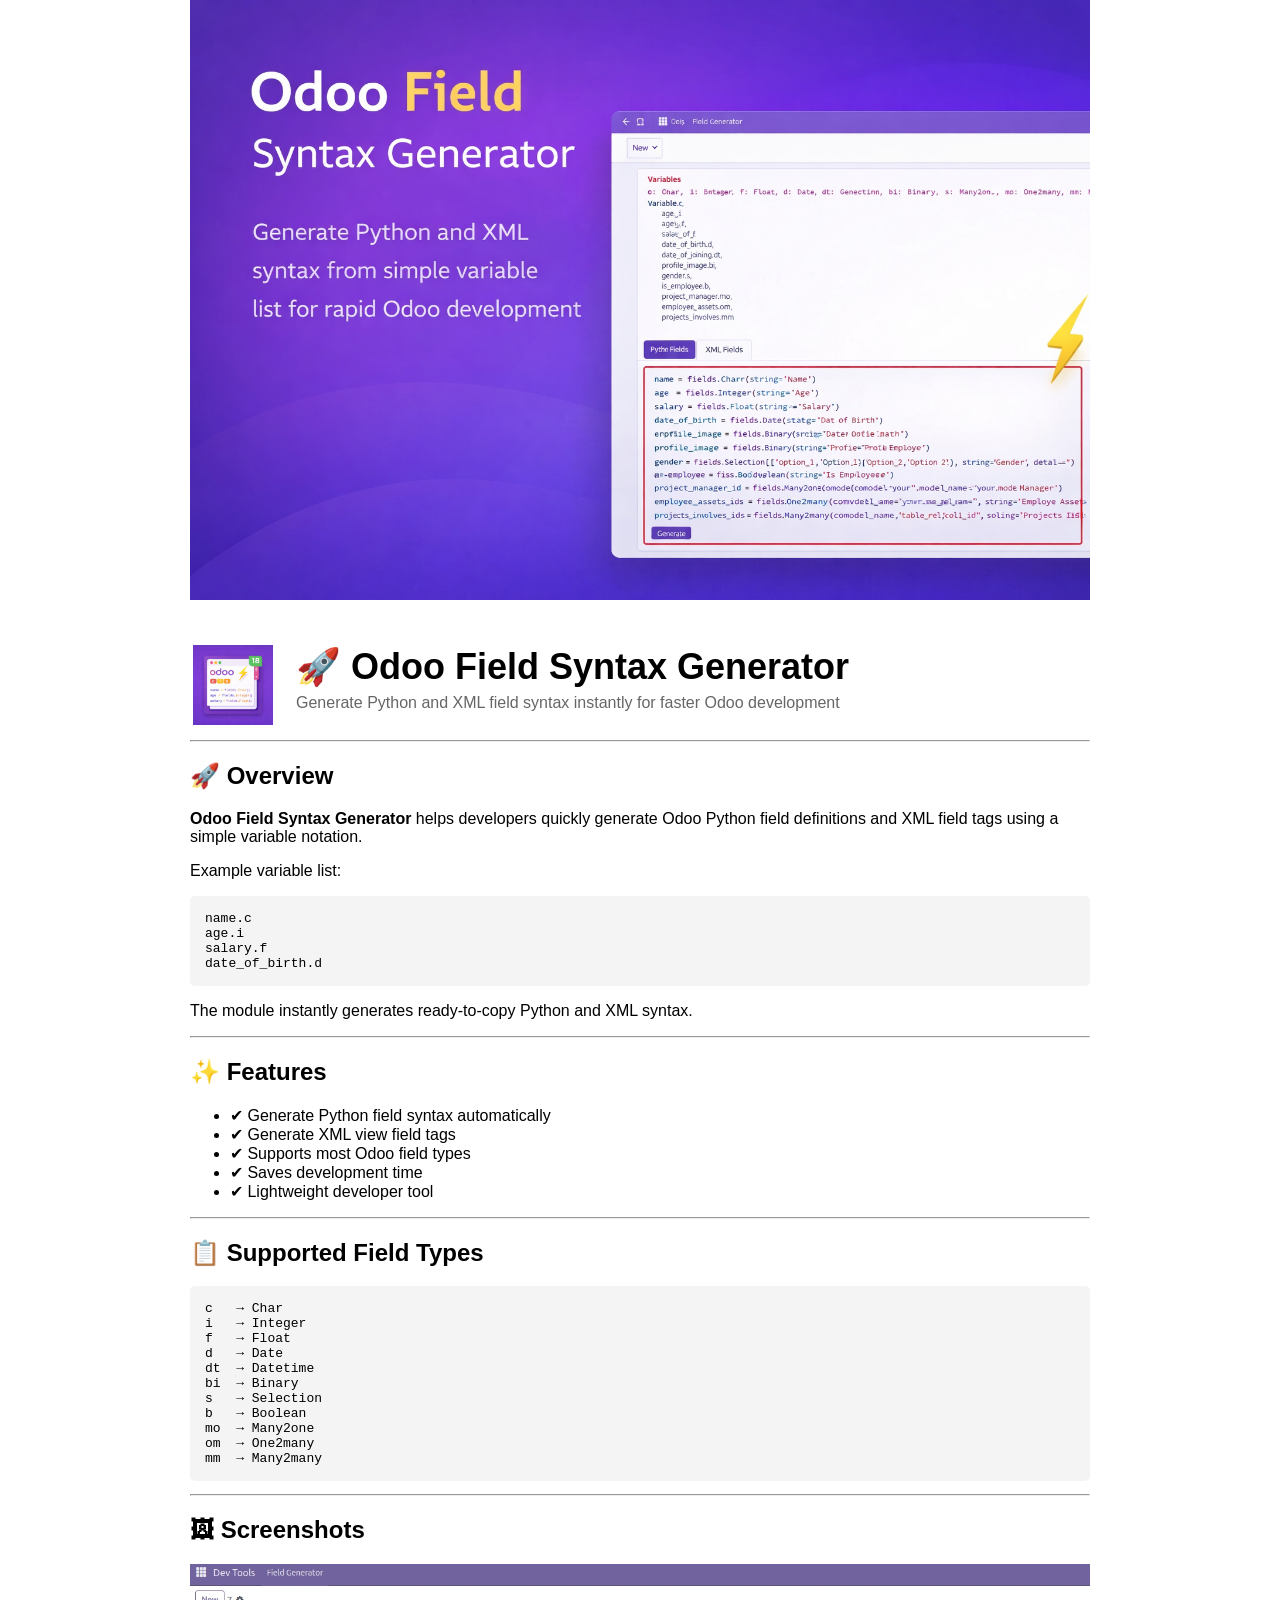
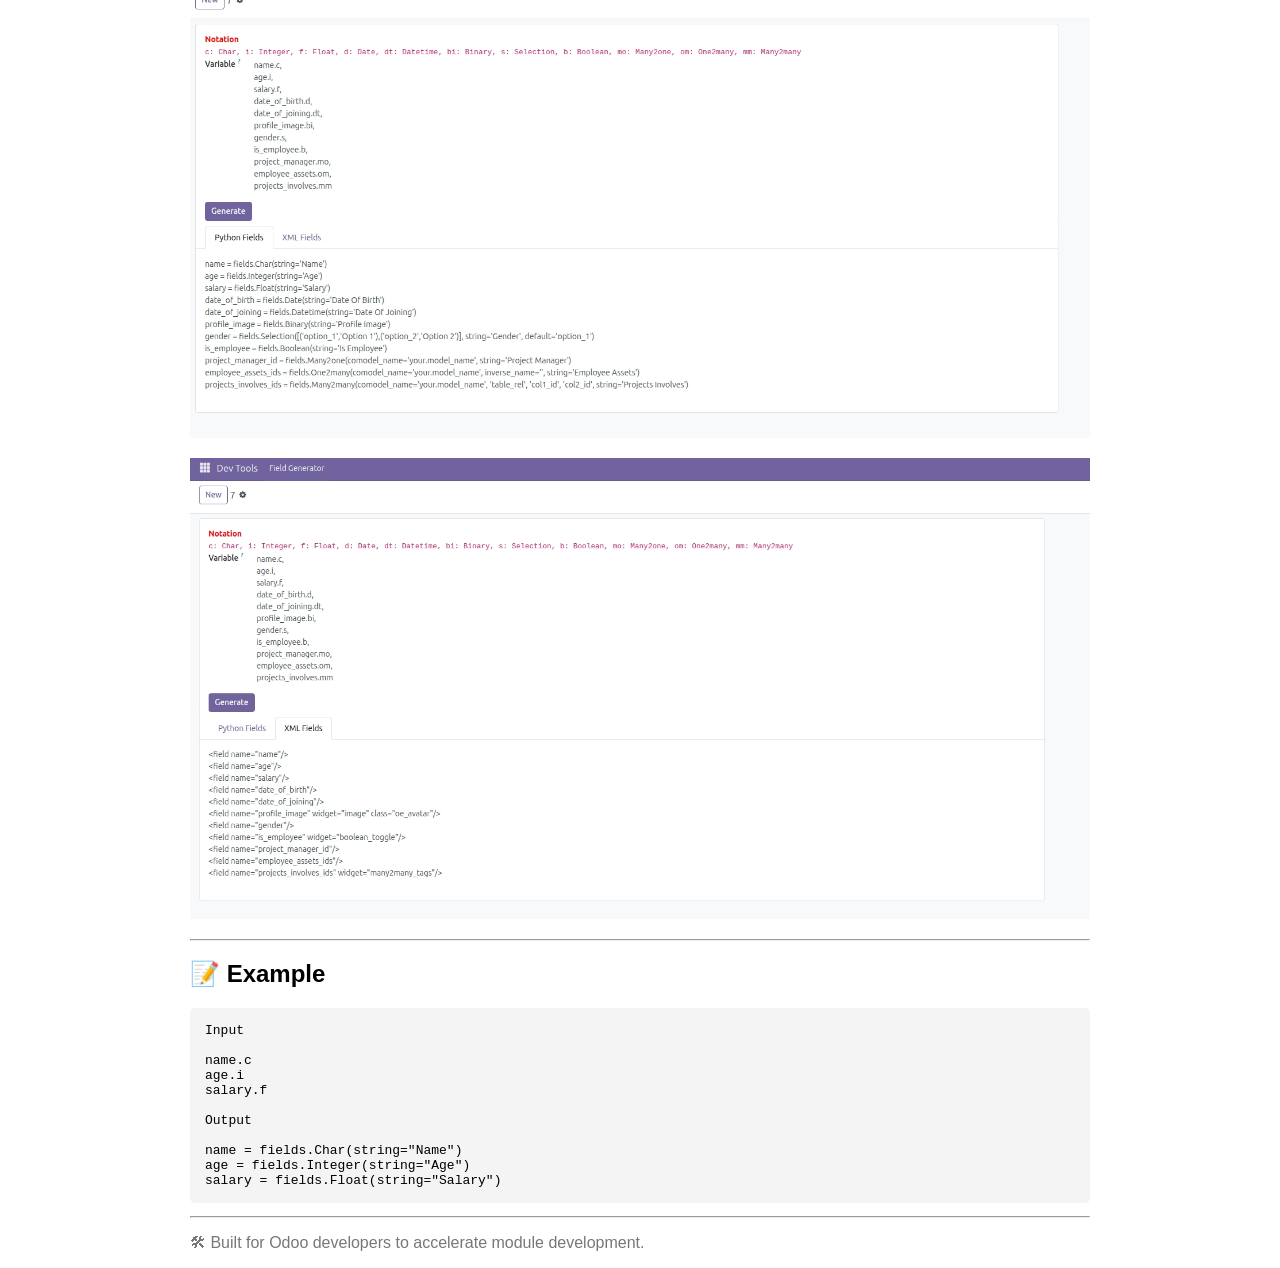
<file: odoo_field_generator/static/description/index.html>
<!DOCTYPE html>
<html>
<head>
    <meta charset="UTF-8">
    <title>Odoo Field Syntax Generator</title>
</head>

<body style="font-family:Arial, Helvetica, sans-serif; max-width:900px; margin:auto;">

<!-- Banner -->
<div style="text-align:center;">
    <img src="banner.png" style="width:100%; max-width:900px;">
</div>

<br>

<!-- Header -->
<table style="width:100%; margin-top:20px;">
    <tr>

        <td style="width:90px; vertical-align:top;">
            <img src="icon.png" style="width:80px;">
        </td>

        <td style="vertical-align:middle; padding-left:10px;">

            <h1 style="margin:0; font-size:36px;">
                &#x1F680; Odoo Field Syntax Generator
            </h1>

            <p style="margin-top:6px; color:#666; font-size:16px;">
                Generate Python and XML field syntax instantly for faster Odoo development
            </p>

        </td>

    </tr>
</table>

<hr>

<!-- Overview -->
<h2>🚀 Overview</h2>

<p>
    <b>Odoo Field Syntax Generator</b> helps developers quickly generate
    Odoo Python field definitions and XML field tags using a simple variable notation.
</p>

<p>Example variable list:</p>

<pre style="background:#f4f4f4;padding:15px;border-radius:5px;">
name.c
age.i
salary.f
date_of_birth.d
</pre>

<p>
    The module instantly generates ready-to-copy Python and XML syntax.
</p>

<hr>

<!-- Features -->
<h2>✨ Features</h2>

<ul>
    <li>✔ Generate Python field syntax automatically</li>
    <li>✔ Generate XML view field tags</li>
    <li>✔ Supports most Odoo field types</li>
    <li>✔ Saves development time</li>
    <li>✔ Lightweight developer tool</li>
</ul>

<hr>

<!-- Supported Fields -->
<h2>📋 Supported Field Types</h2>

<pre style="background:#f4f4f4;padding:15px;border-radius:5px;">
c   → Char
i   → Integer
f   → Float
d   → Date
dt  → Datetime
bi  → Binary
s   → Selection
b   → Boolean
mo  → Many2one
om  → One2many
mm  → Many2many
</pre>

<hr>

<!-- Screenshots -->
<h2>🖼 Screenshots</h2>

<p>
    <img src="Screenshot1.jpeg" style="width:100%;">
</p>

<p>
    <img src="Screenshot2.jpeg" style="width:100%;">
</p>

<hr>

<!-- Example -->
<h2>📝 Example</h2>

<pre style="background:#f4f4f4;padding:15px;border-radius:5px;">
Input

name.c
age.i
salary.f

Output

name = fields.Char(string="Name")
age = fields.Integer(string="Age")
salary = fields.Float(string="Salary")
</pre>

<hr>

<p style="color:#777;">
    🛠 Built for Odoo developers to accelerate module development.
</p>

</body>
</html>
</file>
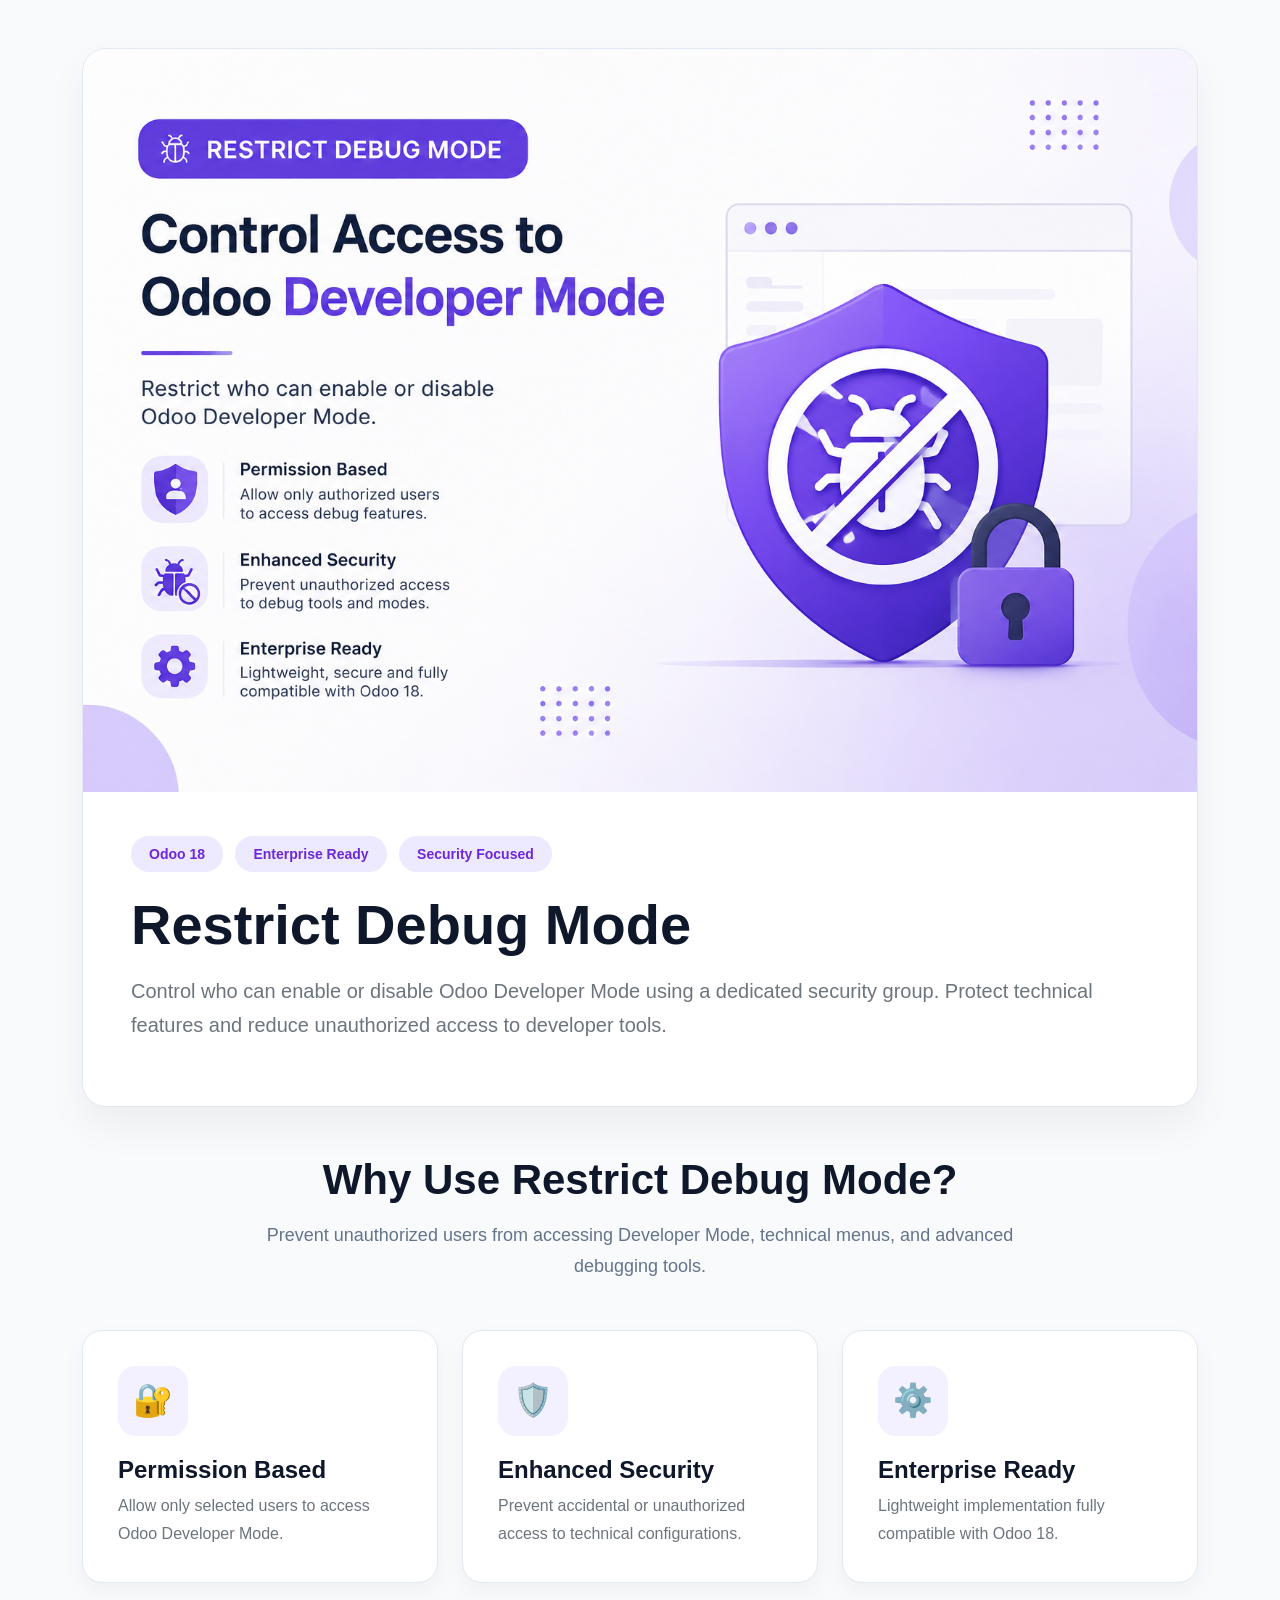
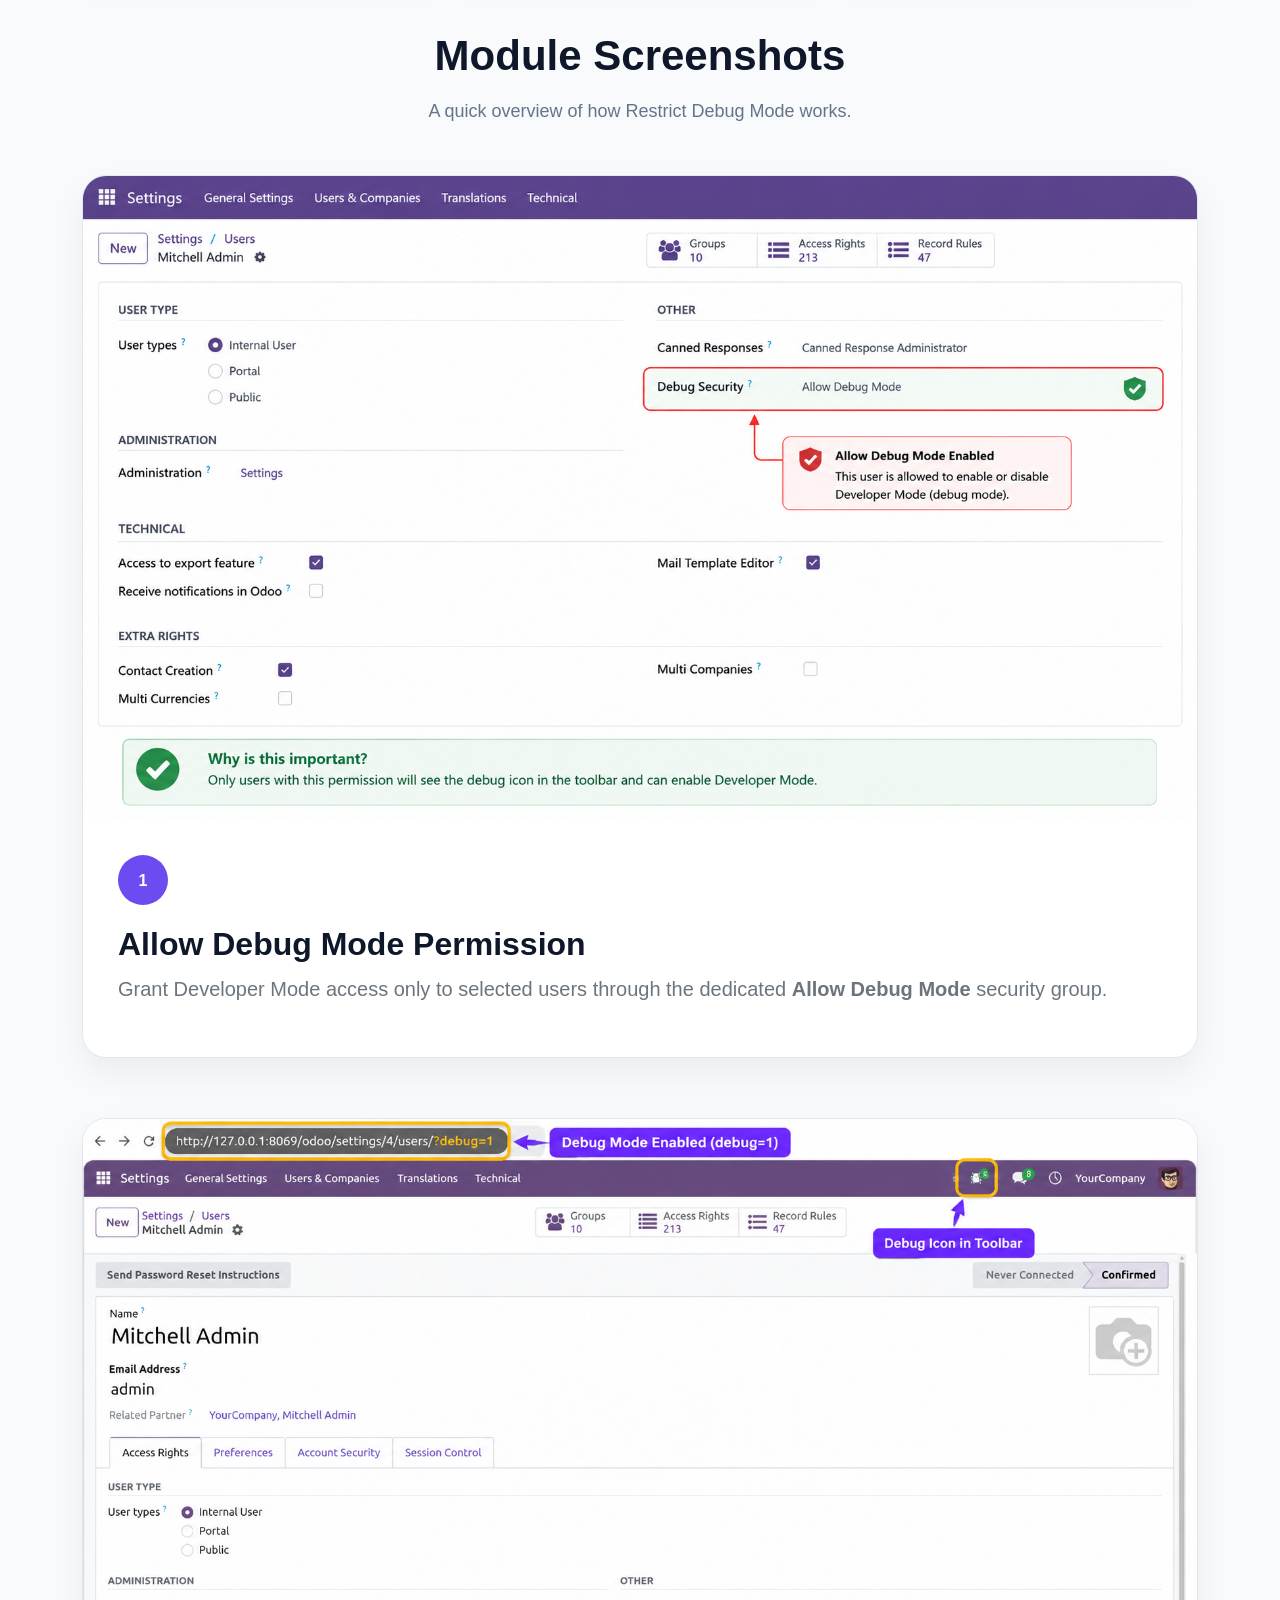
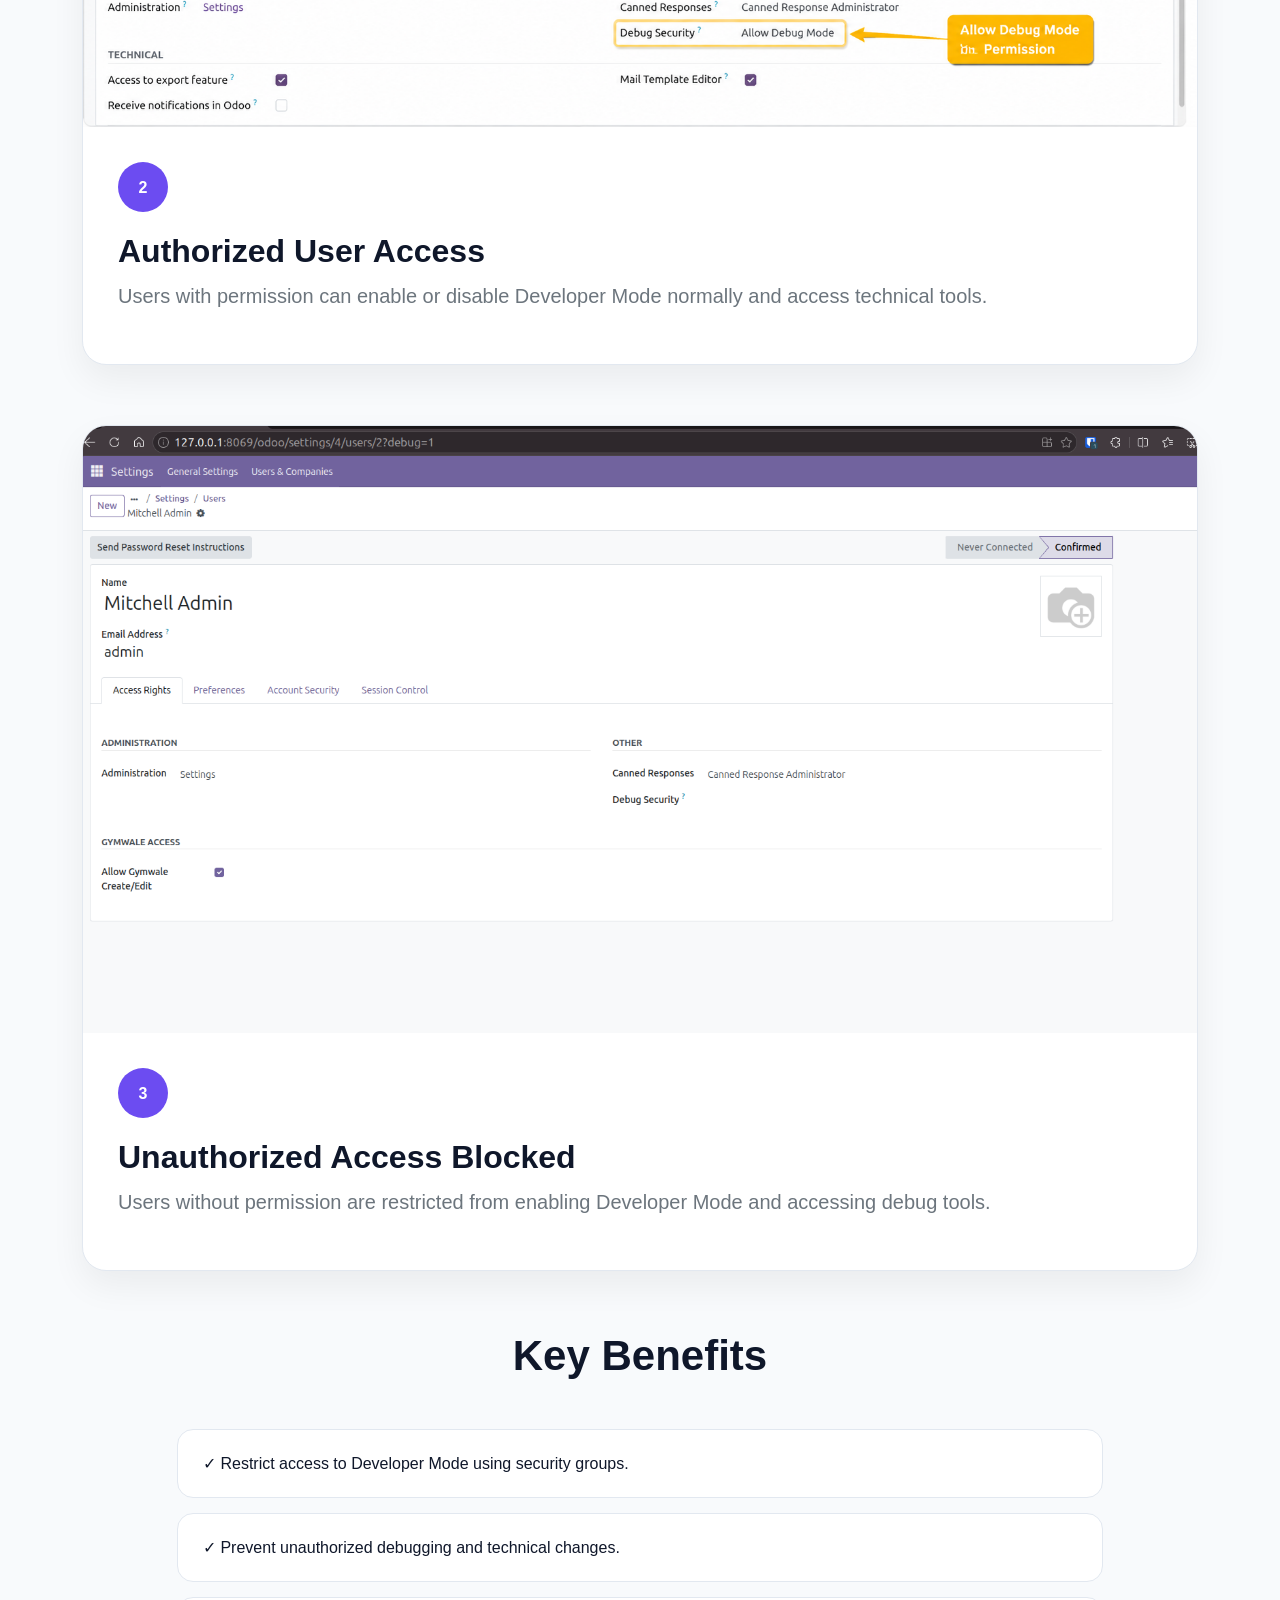
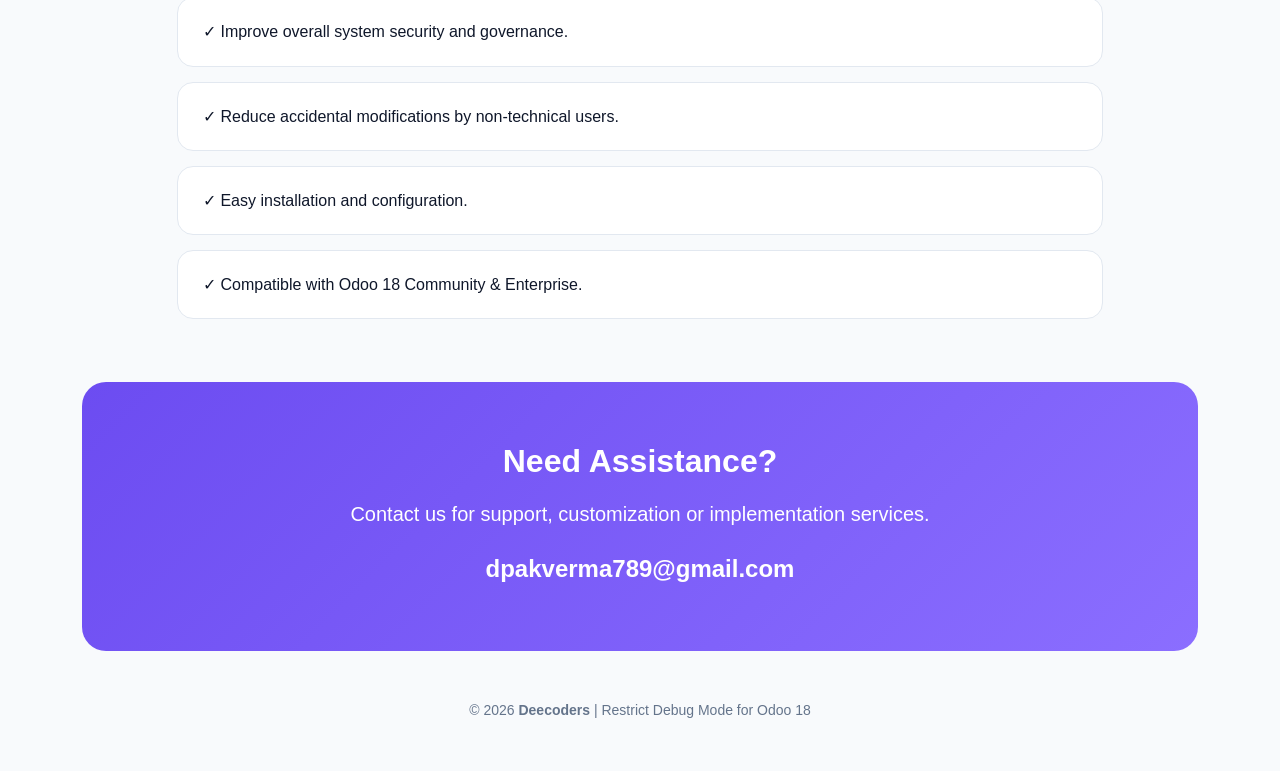
<file: restrict_debug_mode/static/description/index.html>
<!DOCTYPE html>
<html lang="en">
<head>
    <meta charset="UTF-8">
    <meta name="viewport" content="width=device-width, initial-scale=1.0">
    <title>Restrict Debug Mode</title>

    <link href="https://cdn.jsdelivr.net/npm/bootstrap@5.3.3/dist/css/bootstrap.min.css" rel="stylesheet">

    <style>

        body {
            font-family: Inter, Segoe UI, sans-serif;
            background: #f8fafc;
            color: #0f172a;
            line-height: 1.7;
        }

        .section-title {
            font-size: 42px;
            font-weight: 800;
            margin-bottom: 15px;
        }

        .section-subtitle {
            font-size: 18px;
            color: #64748b;
            max-width: 800px;
            margin: auto;
        }

        .hero {
            background: #ffffff;
            border-radius: 24px;
            overflow: hidden;
            border: 1px solid #e2e8f0;
            box-shadow: 0 20px 40px rgba(0, 0, 0, .05);
        }

        .badge-custom {
            background: #ede9fe;
            color: #6d28d9;
            padding: 10px 18px;
            border-radius: 50px;
            font-size: 14px;
            font-weight: 600;
            margin-right: 8px;
        }

        .feature-card {
            background: #fff;
            border-radius: 20px;
            padding: 35px;
            height: 100%;
            border: 1px solid #e2e8f0;
            box-shadow: 0 10px 25px rgba(0, 0, 0, .04);
            transition: .3s;
        }

        .feature-card:hover {
            transform: translateY(-5px);
        }

        .feature-icon {
            width: 70px;
            height: 70px;
            display: flex;
            align-items: center;
            justify-content: center;
            background: #f3f0ff;
            border-radius: 18px;
            font-size: 32px;
            margin-bottom: 20px;
        }

        .screenshot-block {
            background: #ffffff;
            border-radius: 24px;
            overflow: hidden;
            border: 1px solid #e2e8f0;
            box-shadow: 0 15px 35px rgba(0, 0, 0, .06);
            margin-bottom: 60px;
        }

        .screenshot-block img {
            width: 100%;
            display: block;
            transition: .4s;
        }

        .screenshot-block:hover img {
            transform: scale(1.01);
        }

        .screenshot-content {
            padding: 35px;
        }

        .screenshot-number {
            width: 50px;
            height: 50px;
            border-radius: 50%;
            background: #6c4cf1;
            color: #fff;
            display: flex;
            align-items: center;
            justify-content: center;
            font-weight: 700;
            margin-bottom: 20px;
        }

        .benefit-card {
            background: #fff;
            border-radius: 16px;
            padding: 20px 25px;
            margin-bottom: 15px;
            border: 1px solid #e2e8f0;
            font-weight: 500;
        }

        .support-box {
            background: linear-gradient(135deg, #6c4cf1, #8b6eff);
            color: white;
            padding: 60px;
            border-radius: 24px;
        }

        .support-box a {
            color: white;
            text-decoration: none;
            font-weight: 600;
        }

        .footer {
            color: #64748b;
            font-size: 14px;
        }

        .highlight {
            color: #6c4cf1;
        }

        @media (max-width: 768px) {

            .section-title {
                font-size: 32px;
            }

            .support-box {
                padding: 35px;
            }
        }
    </style>

</head>

<body>

<div class="container py-5">

    <!-- HERO -->

    <section class="hero mb-5">

        <img src="banner.png"
             class="img-fluid w-100"
             alt="Restrict Debug Mode Banner">

        <div class="p-5">

            <span class="badge-custom">Odoo 18</span>
            <span class="badge-custom">Enterprise Ready</span>
            <span class="badge-custom">Security Focused</span>

            <h1 class="display-4 fw-bold mt-4">
                Restrict Debug Mode
            </h1>

            <p class="lead text-secondary mt-3">
                Control who can enable or disable Odoo Developer Mode
                using a dedicated security group. Protect technical
                features and reduce unauthorized access to developer tools.
            </p>

        </div>

    </section>

    <!-- FEATURES -->

    <section class="mb-5">

        <div class="text-center mb-5">

            <h2 class="section-title">
                Why Use Restrict Debug Mode?
            </h2>

            <p class="section-subtitle">
                Prevent unauthorized users from accessing Developer Mode,
                technical menus, and advanced debugging tools.
            </p>

        </div>

        <div class="row g-4">

            <div class="col-lg-4">

                <div class="feature-card">

                    <div class="feature-icon">
                        🔐
                    </div>

                    <h4 class="fw-bold">
                        Permission Based
                    </h4>

                    <p class="text-secondary mb-0">
                        Allow only selected users to access
                        Odoo Developer Mode.
                    </p>

                </div>

            </div>

            <div class="col-lg-4">

                <div class="feature-card">

                    <div class="feature-icon">
                        🛡️
                    </div>

                    <h4 class="fw-bold">
                        Enhanced Security
                    </h4>

                    <p class="text-secondary mb-0">
                        Prevent accidental or unauthorized
                        access to technical configurations.
                    </p>

                </div>

            </div>

            <div class="col-lg-4">

                <div class="feature-card">

                    <div class="feature-icon">
                        ⚙️
                    </div>

                    <h4 class="fw-bold">
                        Enterprise Ready
                    </h4>

                    <p class="text-secondary mb-0">
                        Lightweight implementation fully
                        compatible with Odoo 18.
                    </p>

                </div>

            </div>

        </div>

    </section>

    <!-- SCREENSHOTS -->

    <section class="mb-5">

        <div class="text-center mb-5">

            <h2 class="section-title">
                Module Screenshots
            </h2>

            <p class="section-subtitle">
                A quick overview of how Restrict Debug Mode works.
            </p>

        </div>

        <!-- Screenshot 1 -->

        <div class="screenshot-block">

            <img src="screenshot1.png"
                 alt="Allow Debug Mode Permission">

            <div class="screenshot-content">

                <div class="screenshot-number">
                    1
                </div>

                <h2 class="fw-bold">
                    Allow Debug Mode Permission
                </h2>

                <p class="text-secondary fs-5">
                    Grant Developer Mode access only to selected users
                    through the dedicated <strong>Allow Debug Mode</strong>
                    security group.
                </p>

            </div>

        </div>

        <!-- Screenshot 2 -->

        <div class="screenshot-block">

            <img src="screenshot2.png"
                 alt="Debug Access Granted">

            <div class="screenshot-content">

                <div class="screenshot-number">
                    2
                </div>

                <h2 class="fw-bold">
                    Authorized User Access
                </h2>

                <p class="text-secondary fs-5">
                    Users with permission can enable or disable
                    Developer Mode normally and access technical tools.
                </p>

            </div>

        </div>

        <!-- Screenshot 3 -->

        <div class="screenshot-block">

            <img src="screenshot3.png"
                 alt="Debug Access Restricted">

            <div class="screenshot-content">

                <div class="screenshot-number">
                    3
                </div>

                <h2 class="fw-bold">
                    Unauthorized Access Blocked
                </h2>

                <p class="text-secondary fs-5">
                    Users without permission are restricted from
                    enabling Developer Mode and accessing debug tools.
                </p>

            </div>

        </div>

    </section>

    <!-- BENEFITS -->

    <section class="mb-5">

        <div class="text-center mb-5">

            <h2 class="section-title">
                Key Benefits
            </h2>

        </div>

        <div class="row">

            <div class="col-lg-10 mx-auto">

                <div class="benefit-card">
                    ✓ Restrict access to Developer Mode using security groups.
                </div>

                <div class="benefit-card">
                    ✓ Prevent unauthorized debugging and technical changes.
                </div>

                <div class="benefit-card">
                    ✓ Improve overall system security and governance.
                </div>

                <div class="benefit-card">
                    ✓ Reduce accidental modifications by non-technical users.
                </div>

                <div class="benefit-card">
                    ✓ Easy installation and configuration.
                </div>

                <div class="benefit-card">
                    ✓ Compatible with Odoo 18 Community & Enterprise.
                </div>

            </div>

        </div>

    </section>

    <!-- SUPPORT -->

    <section class="support-box text-center">

        <h2 class="fw-bold mb-3">
            Need Assistance?
        </h2>

        <p class="mb-4 fs-5">
            Contact us for support, customization or implementation services.
        </p>

        <h4>
            <a href="mailto:dpakverma789@gmail.com">
                dpakverma789@gmail.com
            </a>
        </h4>

    </section>

    <div class="text-center mt-5 footer">
        © 2026 <strong>Deecoders</strong> |
        Restrict Debug Mode for Odoo 18
    </div>

</div>

</body>
</html>
</file>
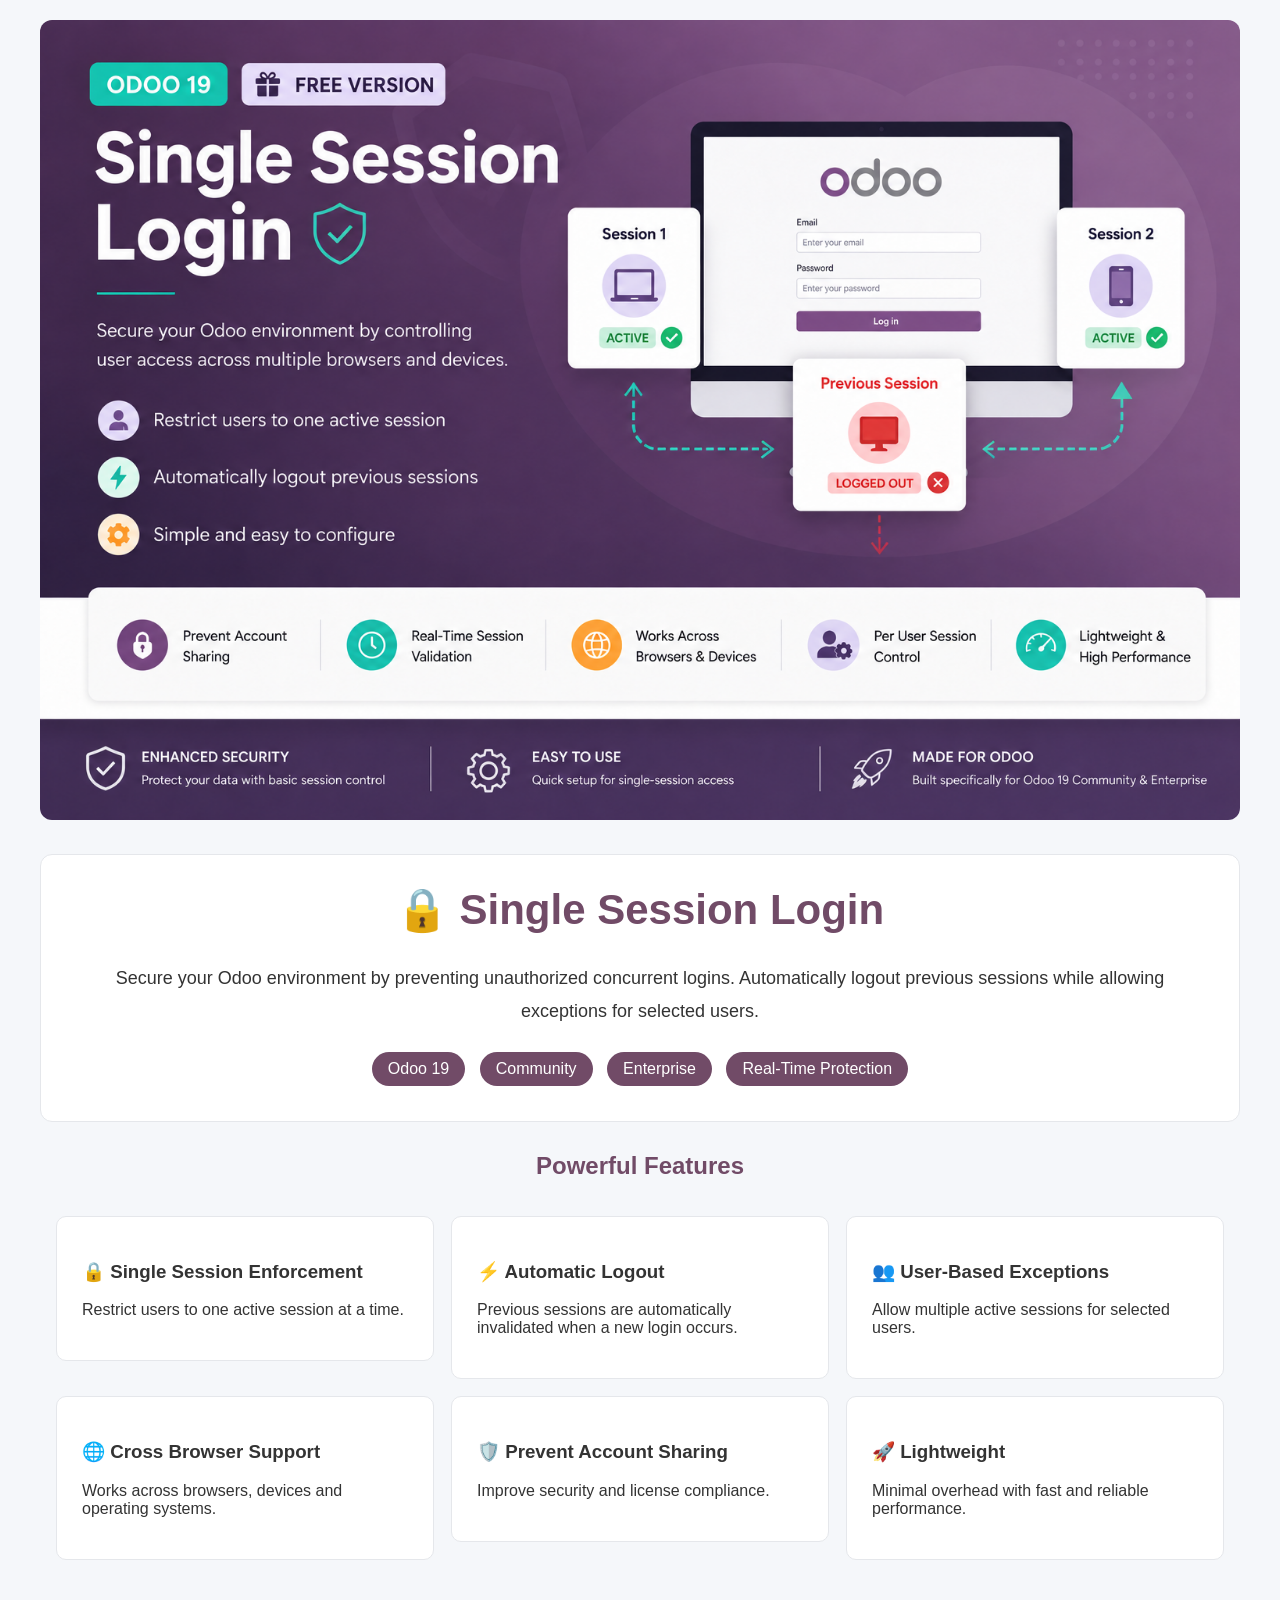
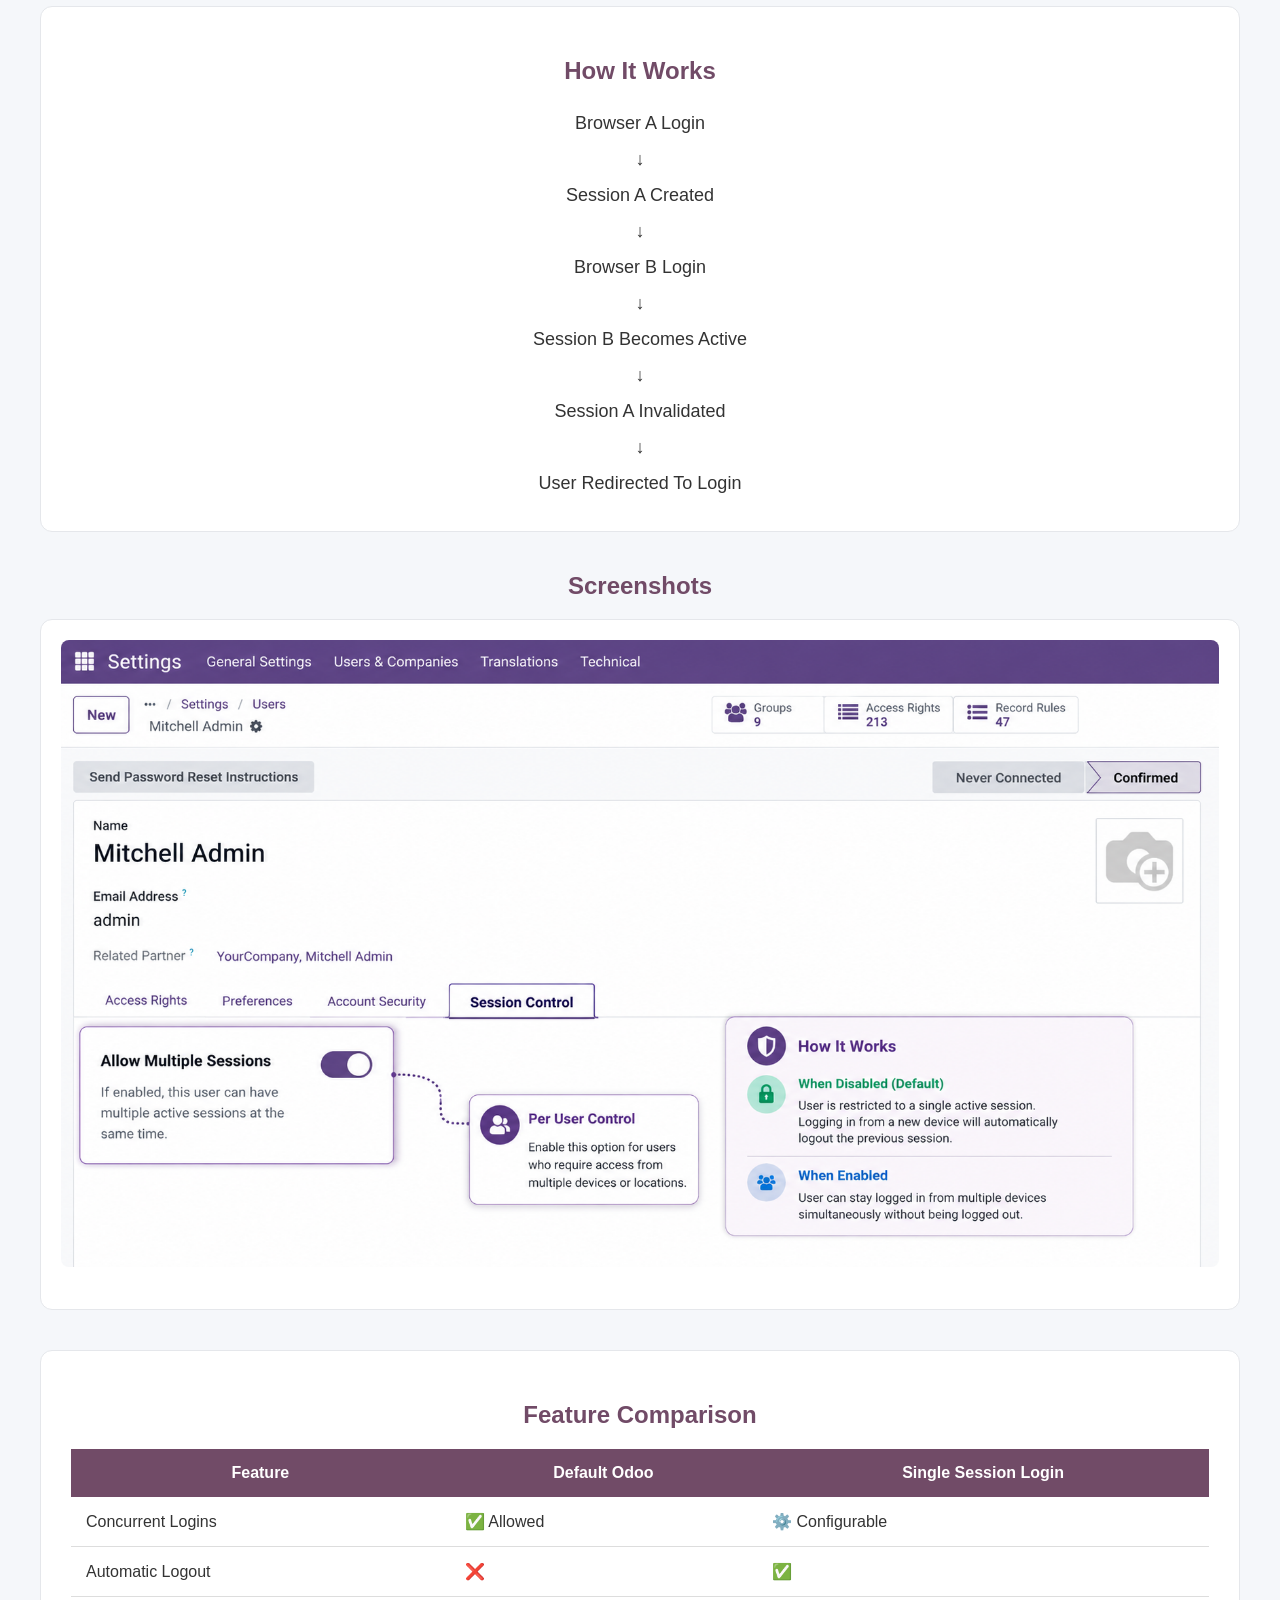
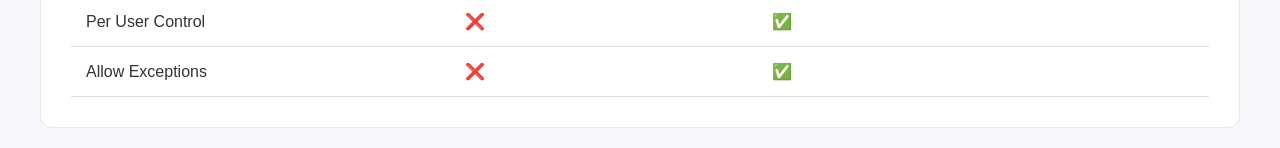
<file: single_session_login/static/description/index.html>
<!DOCTYPE html>
<html>
<head>
    <meta charset="utf-8">
    <title>Single Session Login</title>
</head>
<body style="margin:0;padding:20px;background:#f5f7fa;font-family:Arial,Helvetica,sans-serif;color:#333;">

<div style="max-width:1200px;margin:auto;">

    <!-- Banner -->
    <div style="margin-bottom:30px;">
        <img src="banner.png" width="100%" style="border-radius:12px;">
    </div>

    <!-- Introduction -->
    <div style="background:#ffffff;padding:30px;border-radius:12px;border:1px solid #e5e7eb;margin-bottom:30px;">

        <h1 style="margin-top:0;color:#714B67;text-align:center;font-size:42px;">
            🔒 Single Session Login
        </h1>

        <p style="text-align:center;font-size:18px;line-height:1.8;">
            Secure your Odoo environment by preventing unauthorized concurrent logins.
            Automatically logout previous sessions while allowing exceptions for selected users.
        </p>

        <div style="text-align:center;margin-top:20px;">

            <span style="background:#714B67;color:white;padding:8px 16px;border-radius:20px;margin:5px;display:inline-block;">
                Odoo 19
            </span>

            <span style="background:#714B67;color:white;padding:8px 16px;border-radius:20px;margin:5px;display:inline-block;">
                Community
            </span>

            <span style="background:#714B67;color:white;padding:8px 16px;border-radius:20px;margin:5px;display:inline-block;">
                Enterprise
            </span>

            <span style="background:#714B67;color:white;padding:8px 16px;border-radius:20px;margin:5px;display:inline-block;">
                Real-Time Protection
            </span>

        </div>

    </div>

    <!-- Features -->
    <h2 style="color:#714B67;text-align:center;">
        Powerful Features
    </h2>

    <table width="100%" cellspacing="15">

        <tr>

            <td width="33%" valign="top">

                <div style="background:white;padding:25px;border:1px solid #e5e7eb;border-radius:10px;">

                    <h3>🔒 Single Session Enforcement</h3>

                    <p>
                        Restrict users to one active session at a time.
                    </p>

                </div>

            </td>

            <td width="33%" valign="top">

                <div style="background:white;padding:25px;border:1px solid #e5e7eb;border-radius:10px;">

                    <h3>⚡ Automatic Logout</h3>

                    <p>
                        Previous sessions are automatically invalidated when a new login occurs.
                    </p>

                </div>

            </td>

            <td width="33%" valign="top">

                <div style="background:white;padding:25px;border:1px solid #e5e7eb;border-radius:10px;">

                    <h3>👥 User-Based Exceptions</h3>

                    <p>
                        Allow multiple active sessions for selected users.
                    </p>

                </div>

            </td>

        </tr>

        <tr>

            <td width="33%" valign="top">

                <div style="background:white;padding:25px;border:1px solid #e5e7eb;border-radius:10px;">

                    <h3>🌐 Cross Browser Support</h3>

                    <p>
                        Works across browsers, devices and operating systems.
                    </p>

                </div>

            </td>

            <td width="33%" valign="top">

                <div style="background:white;padding:25px;border:1px solid #e5e7eb;border-radius:10px;">

                    <h3>🛡️ Prevent Account Sharing</h3>

                    <p>
                        Improve security and license compliance.
                    </p>

                </div>

            </td>

            <td width="33%" valign="top">

                <div style="background:white;padding:25px;border:1px solid #e5e7eb;border-radius:10px;">

                    <h3>🚀 Lightweight</h3>

                    <p>
                        Minimal overhead with fast and reliable performance.
                    </p>

                </div>

            </td>

        </tr>

    </table>

    <!-- How It Works -->
    <div style="background:white;padding:30px;border-radius:12px;border:1px solid #e5e7eb;margin-top:30px;">

        <h2 style="color:#714B67;text-align:center;">
            How It Works
        </h2>

        <div style="text-align:center;font-size:18px;line-height:2;">

            Browser A Login<br>
            ↓<br>
            Session A Created<br>
            ↓<br>
            Browser B Login<br>
            ↓<br>
            Session B Becomes Active<br>
            ↓<br>
            Session A Invalidated<br>
            ↓<br>
            User Redirected To Login

        </div>

    </div>

    <!-- Screenshots -->
    <h2 style="color:#714B67;text-align:center;margin-top:40px;">
        Screenshots
    </h2>

    <div style="background:white;padding:20px;border-radius:12px;border:1px solid #e5e7eb;">

        <img src="screenshot1.png" width="100%" style="border-radius:8px;">

        <br><br>

<!--        <img src="screenshot2.png" width="100%" style="border-radius:8px;">-->

<!--        <br><br>-->

<!--        <img src="screenshot3.png" width="100%" style="border-radius:8px;">-->

    </div>

    <!-- Comparison -->
    <div style="background:white;padding:30px;border-radius:12px;border:1px solid #e5e7eb;margin-top:40px;">

        <h2 style="color:#714B67;text-align:center;">
            Feature Comparison
        </h2>

        <table width="100%" border="0" cellspacing="0">

            <tr style="background:#714B67;color:white;">

                <th style="padding:15px;">Feature</th>
                <th style="padding:15px;">Default Odoo</th>
                <th style="padding:15px;">Single Session Login</th>

            </tr>

            <tr>
                <td style="padding:15px;border-bottom:1px solid #ddd;">Concurrent Logins</td>
                <td style="padding:15px;border-bottom:1px solid #ddd;">✅ Allowed</td>
                <td style="padding:15px;border-bottom:1px solid #ddd;">⚙️ Configurable</td>
            </tr>

            <tr>
                <td style="padding:15px;border-bottom:1px solid #ddd;">Automatic Logout</td>
                <td style="padding:15px;border-bottom:1px solid #ddd;">❌</td>
                <td style="padding:15px;border-bottom:1px solid #ddd;">✅</td>
            </tr>

            <tr>
                <td style="padding:15px;border-bottom:1px solid #ddd;">Per User Control</td>
                <td style="padding:15px;border-bottom:1px solid #ddd;">❌</td>
                <td style="padding:15px;border-bottom:1px solid #ddd;">✅</td>
            </tr>

            <tr>
                <td style="padding:15px;border-bottom:1px solid #ddd;">Allow Exceptions</td>
                <td style="padding:15px;border-bottom:1px solid #ddd;">❌</td>
                <td style="padding:15px;border-bottom:1px solid #ddd;">✅</td>
            </tr>

        </table>

    </div>

    <!-- Support -->
<!--    <div style="background:#714B67;color:white;padding:40px;border-radius:12px;text-align:center;margin-top:40px;">-->

<!--        <h2>-->
<!--            Support & Customization-->
<!--        </h2>-->

<!--        <p>-->
<!--            Need installation assistance, customization, or enterprise deployment support?-->
<!--        </p>-->

<!--        <p>-->
<!--            <strong>Deecoders</strong><br>-->
<!--            Deepak Verma<br>-->
<!--            dpakverma789@gmail.com-->
<!--        </p>-->

<!--    </div>-->

</div>

</body>
</html>
</file>
